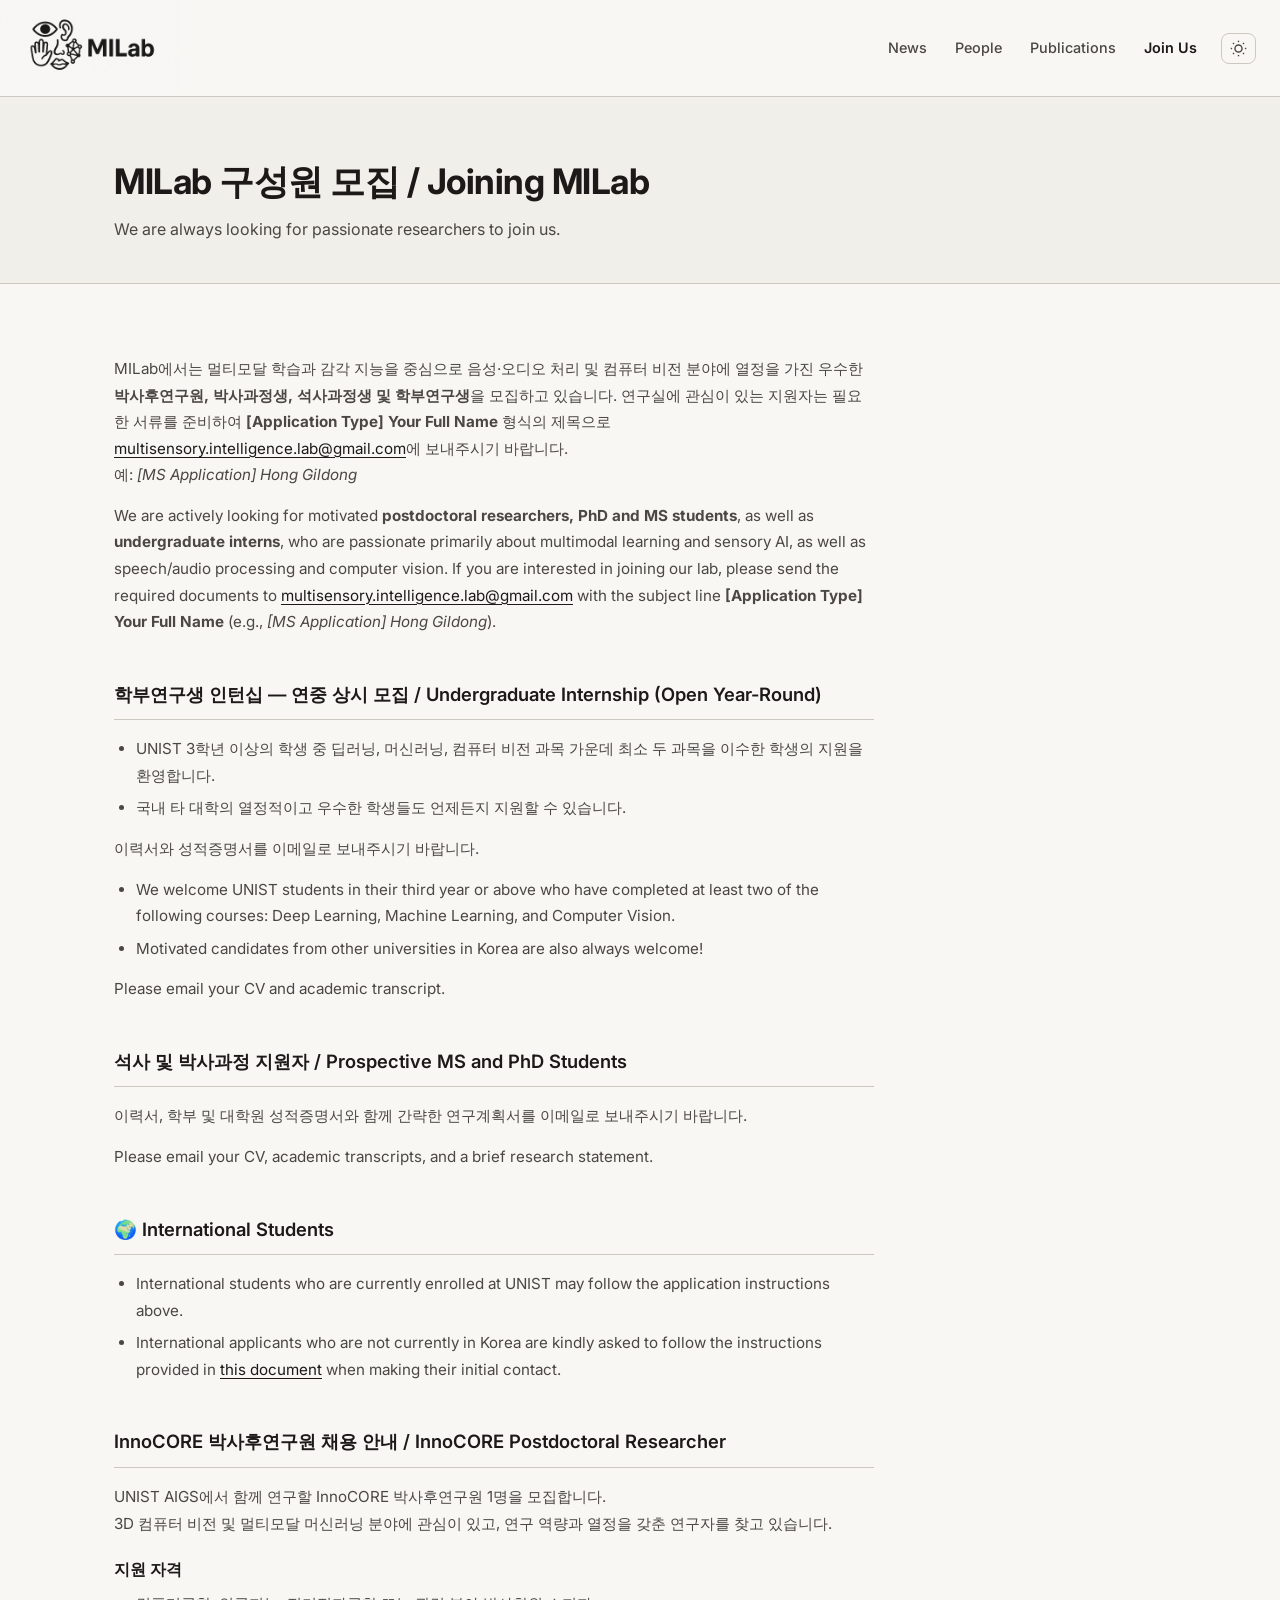
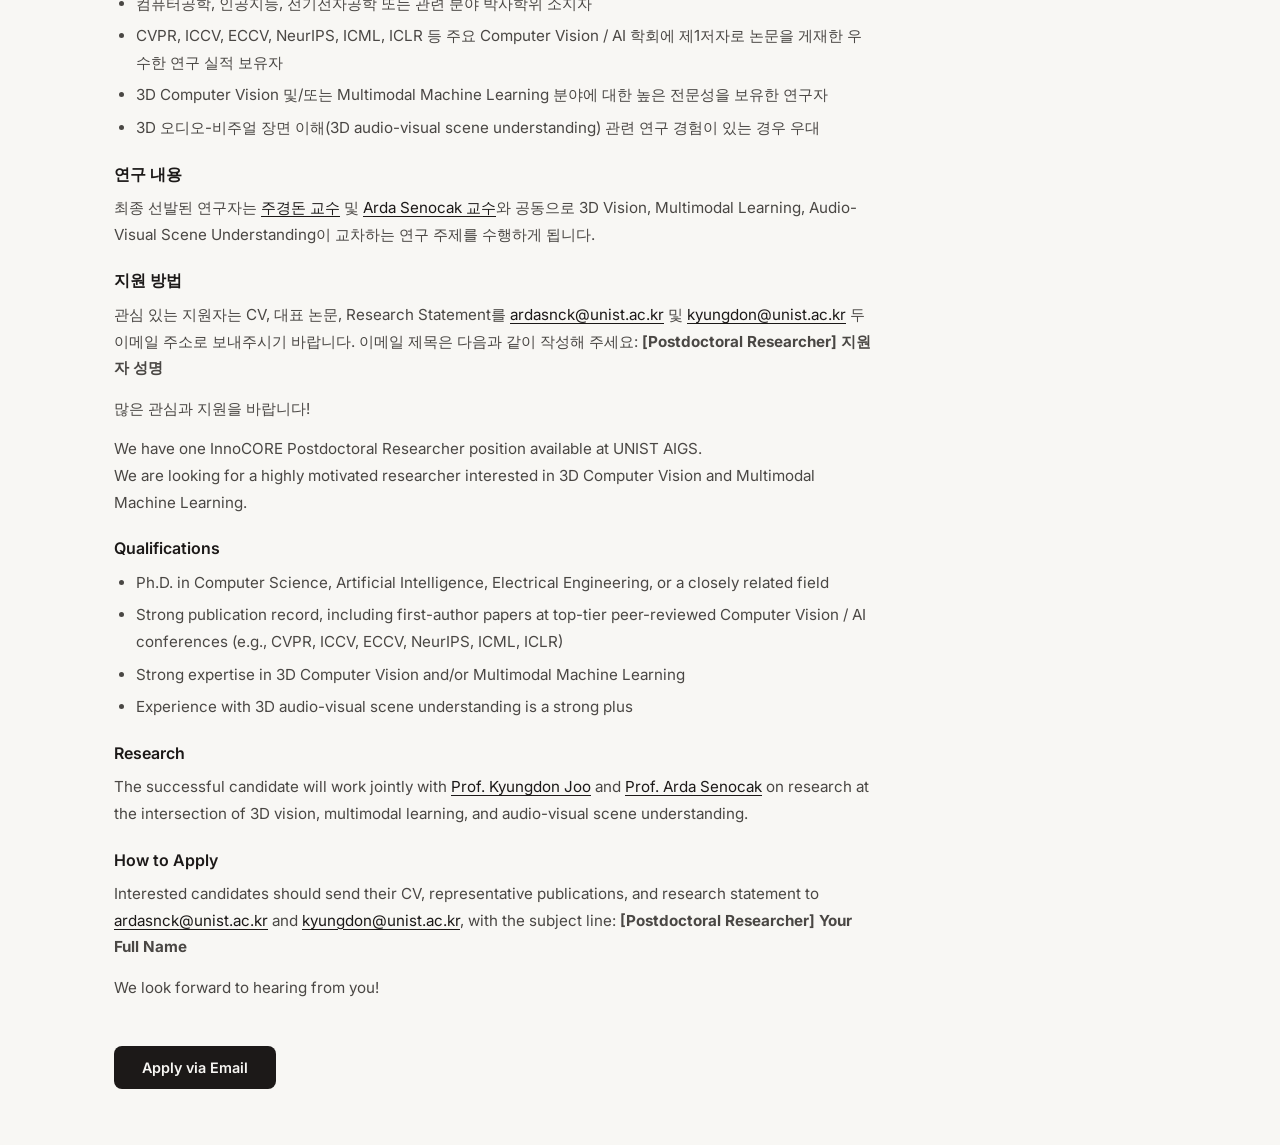
<file: join.html>
<!DOCTYPE html>
<html lang="en" data-theme="light">
<head>
  <meta charset="UTF-8" />
  <meta name="viewport" content="width=device-width, initial-scale=1.0" />
  <title>Join MILab — MILab UNIST</title>
  <meta name="description" content="MILab is recruiting PhD/MS students and undergraduate interns passionate about multimodal learning and sensory AI." />
  <link rel="stylesheet" href="assets/css/style.css" />
  <link rel="stylesheet" href="assets/css/pages.css" />
  <link href="https://fonts.googleapis.com/css2?family=Inter:wght@300;400;500;600;700&display=swap" rel="stylesheet" />
</head>
<body>
  <header class="navbar">
    <a href="index.html" class="nav-logo">
      <img src="imgs/MILAB.png" alt="MILab" class="nav-logo-img" />
    </a>
    <div class="nav-inner">
      <nav class="nav-links">
        <a href="news.html">News</a>
        <a href="people.html">People</a>
        <a href="publications.html">Publications</a>
        <a href="join.html" class="nav-active">Join Us</a>
      </nav>
      <button class="theme-toggle" id="themeToggle" aria-label="Toggle theme">
        <svg class="icon-sun" xmlns="http://www.w3.org/2000/svg" viewBox="0 0 24 24" fill="none" stroke="currentColor" stroke-width="2"><circle cx="12" cy="12" r="5"/><line x1="12" y1="1" x2="12" y2="3"/><line x1="12" y1="21" x2="12" y2="23"/><line x1="4.22" y1="4.22" x2="5.64" y2="5.64"/><line x1="18.36" y1="18.36" x2="19.78" y2="19.78"/><line x1="1" y1="12" x2="3" y2="12"/><line x1="21" y1="12" x2="23" y2="12"/><line x1="4.22" y1="19.78" x2="5.64" y2="18.36"/><line x1="18.36" y1="5.64" x2="19.78" y2="4.22"/></svg>
        <svg class="icon-moon" xmlns="http://www.w3.org/2000/svg" viewBox="0 0 24 24" fill="none" stroke="currentColor" stroke-width="2"><path d="M21 12.79A9 9 0 1 1 11.21 3 7 7 0 0 0 21 12.79z"/></svg>
      </button>
      <button class="hamburger" id="hamburger" aria-label="Open menu">&#9776;</button>
    </div>
    <div class="mobile-menu" id="mobileMenu">
      <a href="news.html">News</a>
      <a href="people.html">People</a>
      <a href="publications.html">Publications</a>
      <a href="join.html">Join Us</a>
    </div>
  </header>

  <main>
    <div class="page-hero">
      <div class="container">
        <h1 class="page-title">MILab 구성원 모집 / Joining MILab</h1>
        <p class="page-subtitle">We are always looking for passionate researchers to join us.</p>
      </div>
    </div>

    <div class="container page-content">
      <div class="join-page">

        <section class="join-section">
          <p class="join-ko">
            MILab에서는 멀티모달 학습과 감각 지능을 중심으로 음성·오디오 처리 및 컴퓨터 비전 분야에
            열정을 가진 우수한 <strong>박사후연구원, 박사과정생, 석사과정생 및 학부연구생</strong>을 모집하고 있습니다.
            연구실에 관심이 있는 지원자는 필요한 서류를 준비하여
            <strong>[Application Type] Your Full Name</strong> 형식의 제목으로
            <a href="mailto:multisensory.intelligence.lab@gmail.com">multisensory.intelligence.lab@gmail.com</a>에
            보내주시기 바랍니다.<br />
            예: <em>[MS Application] Hong Gildong</em>
          </p>
          <p class="join-en">
            We are actively looking for motivated <strong>postdoctoral researchers, PhD and MS students</strong>, as well as
            <strong>undergraduate interns</strong>, who are passionate primarily about multimodal learning
            and sensory AI, as well as speech/audio processing and computer vision.
            If you are interested in joining our lab, please send the required documents to
            <a href="mailto:multisensory.intelligence.lab@gmail.com">multisensory.intelligence.lab@gmail.com</a>
            with the subject line <strong>[Application Type] Your Full Name</strong>
            (e.g., <em>[MS Application] Hong Gildong</em>).
          </p>
        </section>

        <section class="join-section">
          <h2 class="join-section-title">학부연구생 인턴십 — 연중 상시 모집 / Undergraduate Internship (Open Year-Round)</h2>
          <ul class="join-list join-ko">
            <li>UNIST 3학년 이상의 학생 중 딥러닝, 머신러닝, 컴퓨터 비전 과목 가운데 최소 두 과목을 이수한 학생의 지원을 환영합니다.</li>
            <li>국내 타 대학의 열정적이고 우수한 학생들도 언제든지 지원할 수 있습니다.</li>
          </ul>
          <p class="join-ko">이력서와 성적증명서를 이메일로 보내주시기 바랍니다.</p>
          <ul class="join-list join-en">
            <li>We welcome UNIST students in their third year or above who have completed at least two of the following courses: Deep Learning, Machine Learning, and Computer Vision.</li>
            <li>Motivated candidates from other universities in Korea are also always welcome!</li>
          </ul>
          <p class="join-en">Please email your CV and academic transcript.</p>
        </section>

        <section class="join-section">
          <h2 class="join-section-title">석사 및 박사과정 지원자 / Prospective MS and PhD Students</h2>
          <p class="join-ko">이력서, 학부 및 대학원 성적증명서와 함께 간략한 연구계획서를 이메일로 보내주시기 바랍니다.</p>
          <p class="join-en">Please email your CV, academic transcripts, and a brief research statement.</p>
        </section>

        <section class="join-section">
          <h2 class="join-section-title">🌍 International Students</h2>
          <ul class="join-list">
            <li>International students who are currently enrolled at UNIST may follow the application instructions above.</li>
            <li>International applicants who are not currently in Korea are kindly asked to follow the instructions provided in <a href="MILab_Application_Form.docx" download>this document</a> when making their initial contact.</li>
          </ul>
        </section>

        <section class="join-section">
          <h2 class="join-section-title">InnoCORE 박사후연구원 채용 안내 / InnoCORE Postdoctoral Researcher</h2>

          <div class="join-ko">
            <p>
              UNIST AIGS에서 함께 연구할 InnoCORE 박사후연구원 1명을 모집합니다.<br />
              3D 컴퓨터 비전 및 멀티모달 머신러닝 분야에 관심이 있고, 연구 역량과 열정을 갖춘 연구자를 찾고 있습니다.
            </p>
            <h3 class="join-subtitle">지원 자격</h3>
            <ul class="join-list">
              <li>컴퓨터공학, 인공지능, 전기전자공학 또는 관련 분야 박사학위 소지자</li>
              <li>CVPR, ICCV, ECCV, NeurIPS, ICML, ICLR 등 주요 Computer Vision / AI 학회에 제1저자로 논문을 게재한 우수한 연구 실적 보유자</li>
              <li>3D Computer Vision 및/또는 Multimodal Machine Learning 분야에 대한 높은 전문성을 보유한 연구자</li>
              <li>3D 오디오-비주얼 장면 이해(3D audio-visual scene understanding) 관련 연구 경험이 있는 경우 우대</li>
            </ul>
            <h3 class="join-subtitle">연구 내용</h3>
            <p>
              최종 선발된 연구자는 <a href="https://unist.info/?page_id=194" target="_blank" rel="noopener">주경돈 교수</a> 및
              <a href="https://unist-milab-research.github.io/" target="_blank" rel="noopener">Arda Senocak 교수</a>와 공동으로
              3D Vision, Multimodal Learning, Audio-Visual Scene Understanding이 교차하는 연구 주제를 수행하게 됩니다.
            </p>
            <h3 class="join-subtitle">지원 방법</h3>
            <p>
              관심 있는 지원자는 CV, 대표 논문, Research Statement를
              <a href="mailto:ardasnck@unist.ac.kr">ardasnck@unist.ac.kr</a> 및
              <a href="mailto:kyungdon@unist.ac.kr">kyungdon@unist.ac.kr</a> 두 이메일 주소로 보내주시기 바랍니다.
              이메일 제목은 다음과 같이 작성해 주세요: <strong>[Postdoctoral Researcher] 지원자 성명</strong>
            </p>
            <p>많은 관심과 지원을 바랍니다!</p>
          </div>

          <div class="join-en">
            <p>
              We have one InnoCORE Postdoctoral Researcher position available at UNIST AIGS.<br />
              We are looking for a highly motivated researcher interested in 3D Computer Vision and Multimodal Machine Learning.
            </p>
            <h3 class="join-subtitle">Qualifications</h3>
            <ul class="join-list">
              <li>Ph.D. in Computer Science, Artificial Intelligence, Electrical Engineering, or a closely related field</li>
              <li>Strong publication record, including first-author papers at top-tier peer-reviewed Computer Vision / AI conferences (e.g., CVPR, ICCV, ECCV, NeurIPS, ICML, ICLR)</li>
              <li>Strong expertise in 3D Computer Vision and/or Multimodal Machine Learning</li>
              <li>Experience with 3D audio-visual scene understanding is a strong plus</li>
            </ul>
            <h3 class="join-subtitle">Research</h3>
            <p>
              The successful candidate will work jointly with
              <a href="https://unist.info/?page_id=194" target="_blank" rel="noopener">Prof. Kyungdon Joo</a> and
              <a href="https://unist-milab-research.github.io/" target="_blank" rel="noopener">Prof. Arda Senocak</a>
              on research at the intersection of 3D vision, multimodal learning, and audio-visual scene understanding.
            </p>
            <h3 class="join-subtitle">How to Apply</h3>
            <p>
              Interested candidates should send their CV, representative publications, and research statement to
              <a href="mailto:ardasnck@unist.ac.kr">ardasnck@unist.ac.kr</a> and
              <a href="mailto:kyungdon@unist.ac.kr">kyungdon@unist.ac.kr</a>,
              with the subject line: <strong>[Postdoctoral Researcher] Your Full Name</strong>
            </p>
            <p>We look forward to hearing from you!</p>
          </div>
        </section>

        <div class="join-cta">
          <a href="mailto:multisensory.intelligence.lab@gmail.com" class="join-btn" target="_blank" rel="noopener">Apply via Email</a>
        </div>

      </div>
    </div>
  </main>

  <footer class="footer">
    <div class="container">
      <div class="footer-inner">
        <div class="footer-brand">
          <img src="imgs/MILAB.png" alt="MILab" class="footer-logo-img" />
          <p>Multisensory Intelligence Lab<br>UNIST · Ulsan, South Korea</p>
        </div>
        <div class="footer-links">
          <a href="news.html">News</a>
          <a href="people.html">People</a>
          <a href="publications.html">Publications</a>
        </div>
      </div>
      <p class="footer-copy">&copy; 2026 Multisensory Intelligence Lab, UNIST. All rights reserved.</p>
    </div>
  </footer>

  <script src="assets/js/main.js"></script>
</body>
</html>
</file>
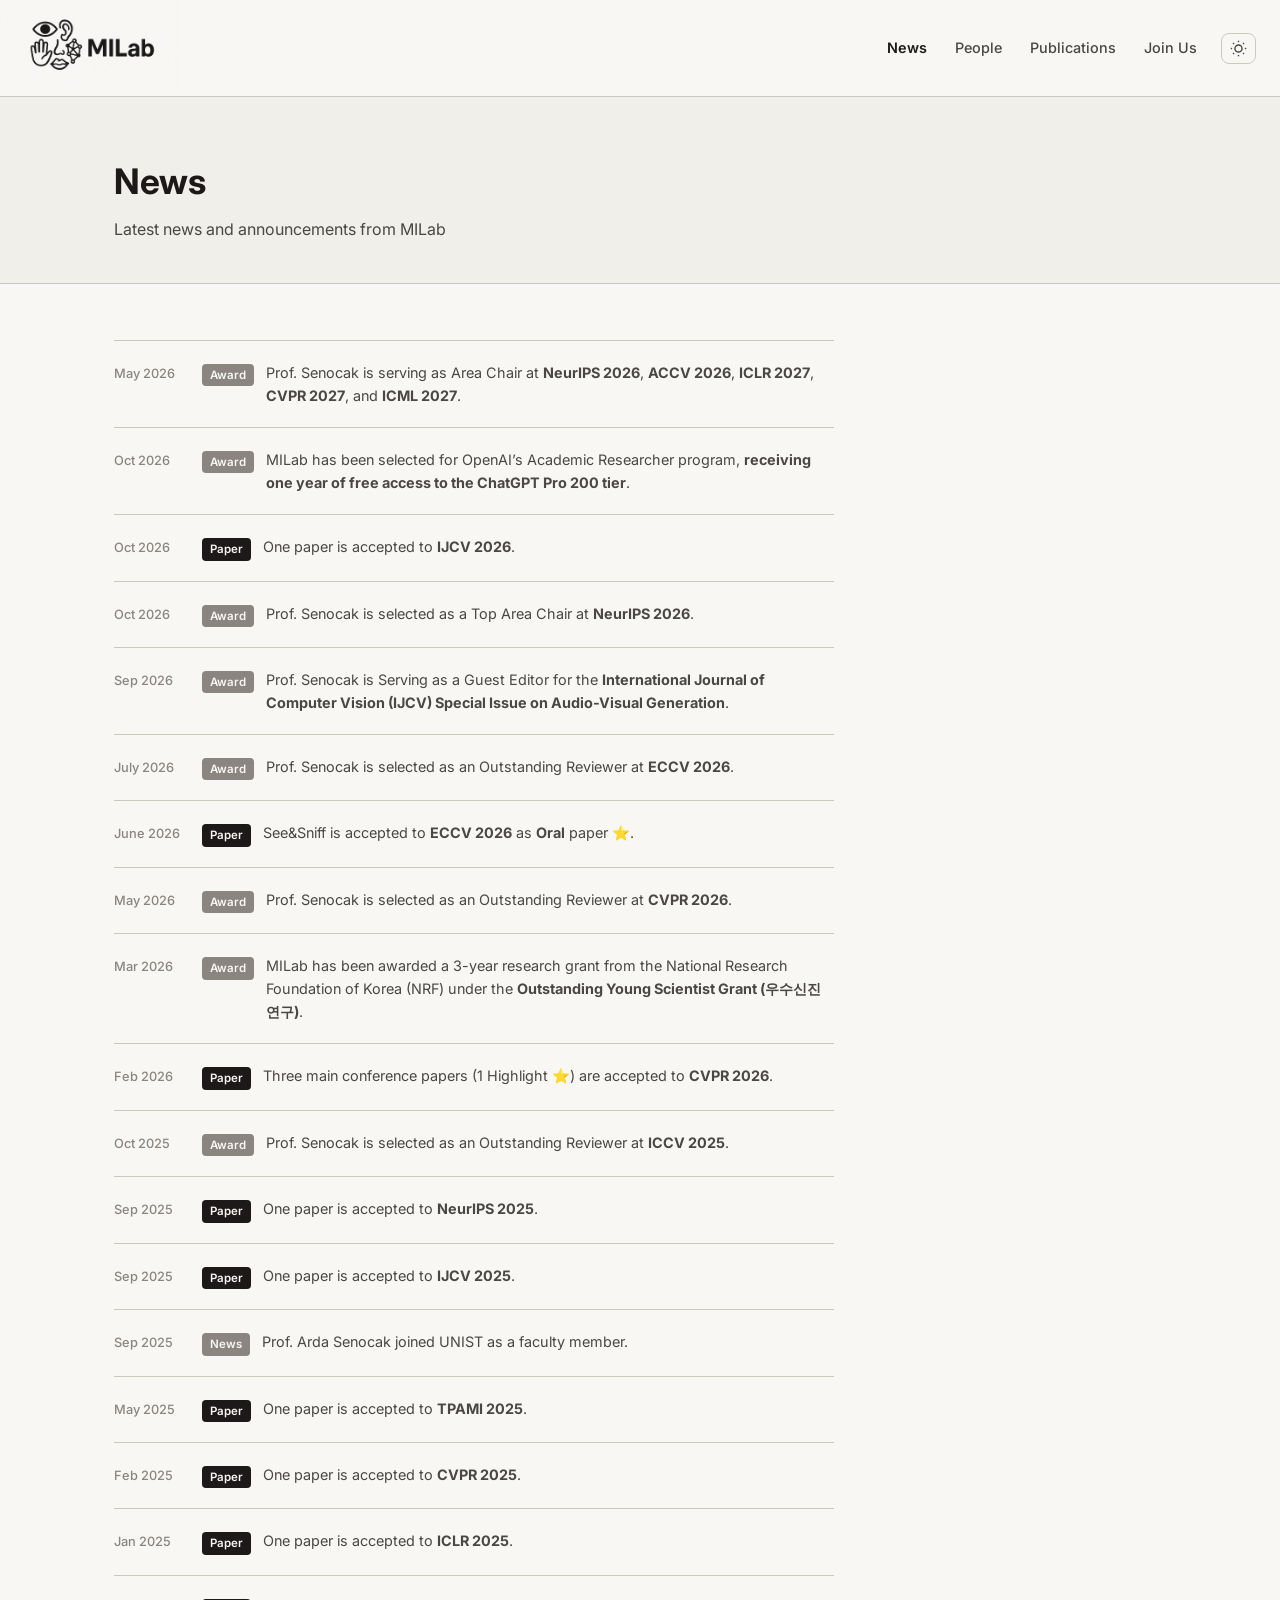
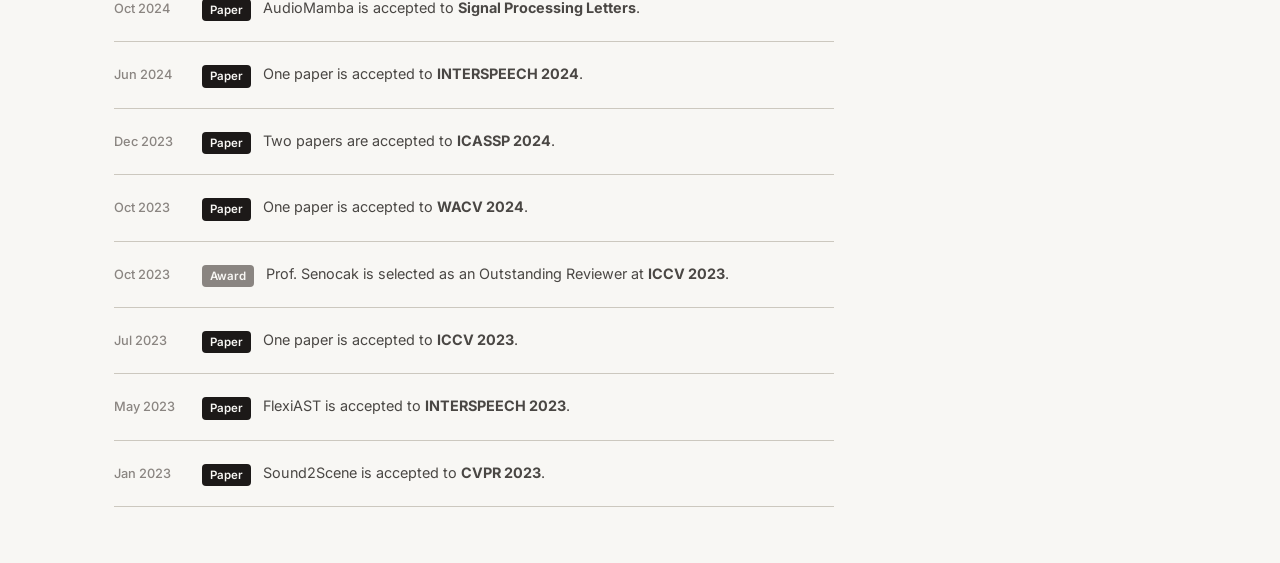
<file: news.html>
<!DOCTYPE html>
<html lang="en" data-theme="light">
<head>
  <meta charset="UTF-8" />
  <meta name="viewport" content="width=device-width, initial-scale=1.0" />
  <title>News — MILab UNIST</title>
  <link rel="stylesheet" href="assets/css/style.css" />
  <link rel="stylesheet" href="assets/css/pages.css" />
  <link href="https://fonts.googleapis.com/css2?family=Inter:wght@300;400;500;600;700&display=swap" rel="stylesheet" />
</head>
<body>
  <header class="navbar">
    <a href="index.html" class="nav-logo">
      <img src="imgs/MILAB.png" alt="MILab" class="nav-logo-img" />
    </a>
    <div class="nav-inner">
      <nav class="nav-links">
        <a href="news.html" class="nav-active">News</a>
        <a href="people.html">People</a>
        <a href="publications.html">Publications</a>
        <a href="join.html">Join Us</a>
      </nav>
      <button class="theme-toggle" id="themeToggle" aria-label="Toggle theme">
        <svg class="icon-sun" xmlns="http://www.w3.org/2000/svg" viewBox="0 0 24 24" fill="none" stroke="currentColor" stroke-width="2"><circle cx="12" cy="12" r="5"/><line x1="12" y1="1" x2="12" y2="3"/><line x1="12" y1="21" x2="12" y2="23"/><line x1="4.22" y1="4.22" x2="5.64" y2="5.64"/><line x1="18.36" y1="18.36" x2="19.78" y2="19.78"/><line x1="1" y1="12" x2="3" y2="12"/><line x1="21" y1="12" x2="23" y2="12"/><line x1="4.22" y1="19.78" x2="5.64" y2="18.36"/><line x1="18.36" y1="5.64" x2="19.78" y2="4.22"/></svg>
        <svg class="icon-moon" xmlns="http://www.w3.org/2000/svg" viewBox="0 0 24 24" fill="none" stroke="currentColor" stroke-width="2"><path d="M21 12.79A9 9 0 1 1 11.21 3 7 7 0 0 0 21 12.79z"/></svg>
      </button>
      <button class="hamburger" id="hamburger">&#9776;</button>
    </div>
    <div class="mobile-menu" id="mobileMenu">
      <a href="news.html">News</a>
      <a href="people.html">People</a>
      <a href="publications.html">Publications</a>
      <a href="join.html">Join Us</a>
    </div>
  </header>

  <main>
    <div class="page-hero">
      <div class="container">
        <h1 class="page-title">News</h1>
        <p class="page-subtitle">Latest news and announcements from MILab</p>
      </div>
    </div>

    <div class="container page-content">

      <div class="updates-list" style="max-width:720px;">
        <div class="update-item">
          <span class="update-date">May 2026</span>
          <div class="update-content">
            <span class="update-badge news">Award</span>
            <p>Prof. Senocak is serving as Area Chair at <strong>NeurIPS 2026</strong>, <strong>ACCV 2026</strong>, <strong>ICLR 2027</strong>, <strong>CVPR 2027</strong>, and <strong>ICML 2027</strong>.</p>
          </div>
        </div>
        
        <div class="update-item">
          <span class="update-date">Oct 2026</span>
          <div class="update-content">
            <span class="update-badge news">Award</span>
            <p>MILab has been selected for OpenAI’s Academic Researcher program, <strong>receiving one year of free access to the ChatGPT Pro 200 tier</strong>.</p>
          </div>
        </div>
        
        <div class="update-item">
          <span class="update-date">Oct 2026</span>
          <div class="update-content">
            <span class="update-badge">Paper</span>
            <p>One paper is accepted to <strong>IJCV 2026</strong>.</p>
          </div>
        </div>
        
        <div class="update-item">
          <span class="update-date">Oct 2026</span>
          <div class="update-content">
            <span class="update-badge news">Award</span>
            <p>Prof. Senocak is selected as a Top Area Chair at <strong>NeurIPS 2026</strong>.</p>
          </div>
        </div>

        <div class="update-item">
          <span class="update-date">Sep 2026</span>
          <div class="update-content">
            <span class="update-badge news">Award</span>
            <p>Prof. Senocak is Serving as a Guest Editor for the <strong>International Journal of Computer Vision (IJCV) Special Issue on Audio-Visual Generation</strong>.</p>
          </div>
        </div>
        
        <div class="update-item">
          <span class="update-date">July 2026</span>
          <div class="update-content">
            <span class="update-badge news">Award</span>
            <p>Prof. Senocak is selected as an Outstanding Reviewer at <strong>ECCV 2026</strong>.</p>
          </div>
        </div>
        

        <div class="update-item">
          <span class="update-date">June 2026</span>
          <div class="update-content">
            <span class="update-badge">Paper</span>
            <p>See&Sniff is accepted to <strong>ECCV 2026</strong> as <strong>Oral</strong> paper ⭐.</p>
          </div>
        </div>
        
        <div class="update-item">
          <span class="update-date">May 2026</span>
          <div class="update-content">
            <span class="update-badge news">Award</span>
            <p>Prof. Senocak is selected as an Outstanding Reviewer at <strong>CVPR 2026</strong>.</p>
          </div>
        </div>
        
        <div class="update-item">
          <span class="update-date">Mar 2026</span>
          <div class="update-content">
            <span class="update-badge news">Award</span>
            <p>MILab has been awarded a 3-year research grant from the National Research Foundation of Korea (NRF) under the <strong>Outstanding Young Scientist Grant (우수신진연구)</strong>.</p>
          </div>
        </div>

        <div class="update-item">
          <span class="update-date">Feb 2026</span>
          <div class="update-content">
            <span class="update-badge">Paper</span>
            <p>Three main conference papers (1 Highlight ⭐) are accepted to <strong>CVPR 2026</strong>.</p>
          </div>
        </div>

        <div class="update-item">
          <span class="update-date">Oct 2025</span>
          <div class="update-content">
            <span class="update-badge news">Award</span>
            <p>Prof. Senocak is selected as an Outstanding Reviewer at <strong>ICCV 2025</strong>.</p>
          </div>
        </div>

        <div class="update-item">
          <span class="update-date">Sep 2025</span>
          <div class="update-content">
            <span class="update-badge">Paper</span>
            <p>One paper is accepted to <strong>NeurIPS 2025</strong>.</p>
          </div>
        </div>

        <div class="update-item">
          <span class="update-date">Sep 2025</span>
          <div class="update-content">
            <span class="update-badge">Paper</span>
            <p>One paper is accepted to <strong>IJCV 2025</strong>.</p>
          </div>
        </div>

        <div class="update-item">
          <span class="update-date">Sep 2025</span>
          <div class="update-content">
            <span class="update-badge news">News</span>
            <p>Prof. Arda Senocak joined UNIST as a faculty member.</p>
          </div>
        </div>

        <div class="update-item">
          <span class="update-date">May 2025</span>
          <div class="update-content">
            <span class="update-badge">Paper</span>
            <p>One paper is accepted to <strong>TPAMI 2025</strong>.</p>
          </div>
        </div>

        <div class="update-item">
          <span class="update-date">Feb 2025</span>
          <div class="update-content">
            <span class="update-badge">Paper</span>
            <p>One paper is accepted to <strong>CVPR 2025</strong>.</p>
          </div>
        </div>

        <div class="update-item">
          <span class="update-date">Jan 2025</span>
          <div class="update-content">
            <span class="update-badge">Paper</span>
            <p>One paper is accepted to <strong>ICLR 2025</strong>.</p>
          </div>
        </div>

        <div class="update-item">
          <span class="update-date">Oct 2024</span>
          <div class="update-content">
            <span class="update-badge">Paper</span>
            <p>AudioMamba is accepted to <strong>Signal Processing Letters</strong>.</p>
          </div>
        </div>

        <div class="update-item">
          <span class="update-date">Jun 2024</span>
          <div class="update-content">
            <span class="update-badge">Paper</span>
            <p>One paper is accepted to <strong>INTERSPEECH 2024</strong>.</p>
          </div>
        </div>

        <div class="update-item">
          <span class="update-date">Dec 2023</span>
          <div class="update-content">
            <span class="update-badge">Paper</span>
            <p>Two papers are accepted to <strong>ICASSP 2024</strong>.</p>
          </div>
        </div>

        <div class="update-item">
          <span class="update-date">Oct 2023</span>
          <div class="update-content">
            <span class="update-badge">Paper</span>
            <p>One paper is accepted to <strong>WACV 2024</strong>.</p>
          </div>
        </div>

        <div class="update-item">
          <span class="update-date">Oct 2023</span>
          <div class="update-content">
            <span class="update-badge news">Award</span>
            <p>Prof. Senocak is selected as an Outstanding Reviewer at <strong>ICCV 2023</strong>.</p>
          </div>
        </div>

        <div class="update-item">
          <span class="update-date">Jul 2023</span>
          <div class="update-content">
            <span class="update-badge">Paper</span>
            <p>One paper is accepted to <strong>ICCV 2023</strong>.</p>
          </div>
        </div>

        <div class="update-item">
          <span class="update-date">May 2023</span>
          <div class="update-content">
            <span class="update-badge">Paper</span>
            <p>FlexiAST is accepted to <strong>INTERSPEECH 2023</strong>.</p>
          </div>
        </div>

        <div class="update-item">
          <span class="update-date">Jan 2023</span>
          <div class="update-content">
            <span class="update-badge">Paper</span>
            <p>Sound2Scene is accepted to <strong>CVPR 2023</strong>.</p>
          </div>
        </div>

      </div>

    </div>
  </main>

  <footer class="footer">
    <div class="container">
      <div class="footer-inner">
        <div class="footer-brand">
          <img src="imgs/MILAB.png" alt="MILab" class="footer-logo-img" />
          <p>Multisensory Intelligence Lab<br>UNIST · Ulsan, South Korea</p>
        </div>
        <div class="footer-links">
          <a href="news.html">News</a>
          <a href="people.html">People</a>
          <a href="publications.html">Publications</a>
        </div>
      </div>
      <p class="footer-copy">&copy; 2026 Multisensory Intelligence Lab, UNIST. All rights reserved.</p>
    </div>
  </footer>

  <script src="assets/js/main.js"></script>
</body>
</html>
</file>
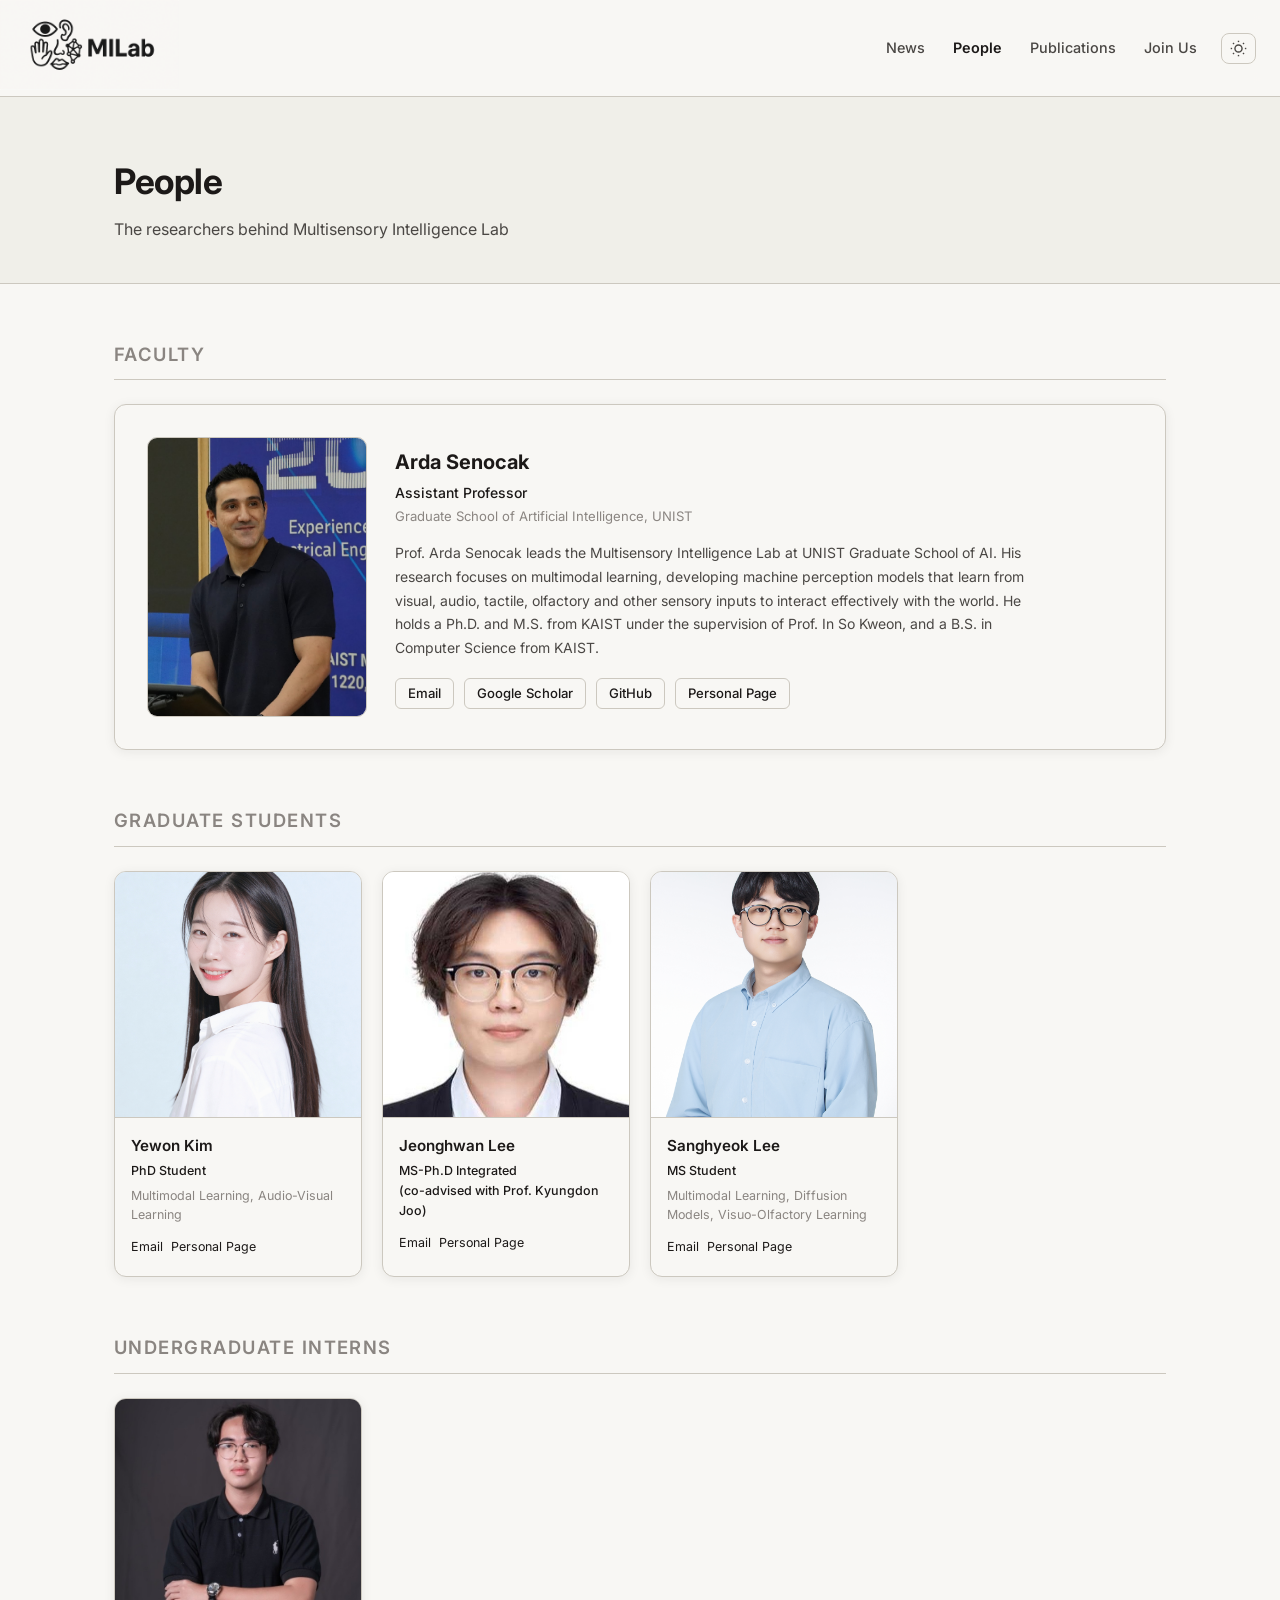
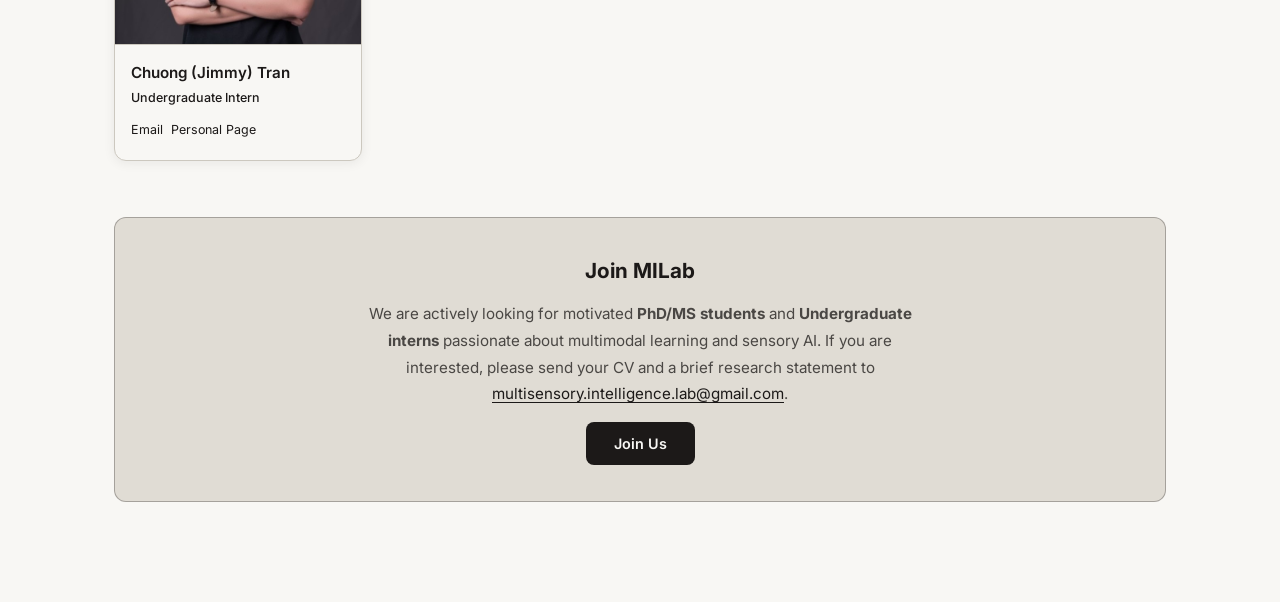
<file: people.html>
<!DOCTYPE html>
<html lang="en" data-theme="light">
<head>
  <meta charset="UTF-8" />
  <meta name="viewport" content="width=device-width, initial-scale=1.0" />
  <title>People — MILab UNIST</title>
  <link rel="stylesheet" href="assets/css/style.css" />
  <link rel="stylesheet" href="assets/css/pages.css" />
  <link href="https://fonts.googleapis.com/css2?family=Inter:wght@300;400;500;600;700&display=swap" rel="stylesheet" />
</head>
<body>
  <header class="navbar">
    <a href="index.html" class="nav-logo">
      <img src="imgs/MILAB.png" alt="MILab" class="nav-logo-img" />
    </a>
    <div class="nav-inner">
      <nav class="nav-links">
        <a href="news.html">News</a>
        <a href="people.html" class="nav-active">People</a>
        <a href="publications.html">Publications</a>
        <a href="join.html">Join Us</a>
      </nav>
      <button class="theme-toggle" id="themeToggle" aria-label="Toggle theme">
        <svg class="icon-sun" xmlns="http://www.w3.org/2000/svg" viewBox="0 0 24 24" fill="none" stroke="currentColor" stroke-width="2"><circle cx="12" cy="12" r="5"/><line x1="12" y1="1" x2="12" y2="3"/><line x1="12" y1="21" x2="12" y2="23"/><line x1="4.22" y1="4.22" x2="5.64" y2="5.64"/><line x1="18.36" y1="18.36" x2="19.78" y2="19.78"/><line x1="1" y1="12" x2="3" y2="12"/><line x1="21" y1="12" x2="23" y2="12"/><line x1="4.22" y1="19.78" x2="5.64" y2="18.36"/><line x1="18.36" y1="5.64" x2="19.78" y2="4.22"/></svg>
        <svg class="icon-moon" xmlns="http://www.w3.org/2000/svg" viewBox="0 0 24 24" fill="none" stroke="currentColor" stroke-width="2"><path d="M21 12.79A9 9 0 1 1 11.21 3 7 7 0 0 0 21 12.79z"/></svg>
      </button>
      <button class="hamburger" id="hamburger">&#9776;</button>
    </div>
    <div class="mobile-menu" id="mobileMenu">
      <a href="news.html">News</a>
      <a href="people.html">People</a>
      <a href="publications.html">Publications</a>
      <a href="join.html">Join Us</a>
    </div>
  </header>

  <main>
    <div class="page-hero">
      <div class="container">
        <h1 class="page-title">People</h1>
        <p class="page-subtitle">The researchers behind Multisensory Intelligence Lab</p>
      </div>
    </div>

    <div class="container page-content">

      <!-- Faculty -->
      <section class="people-section">
        <h2 class="people-section-title">Faculty</h2>
        <div class="faculty-card">
          <div class="faculty-avatar"><img src="imgs/arda.jpg" alt="arda" class="faculty-avatar-img"></div>
          <div class="faculty-info">
            <h3>Arda Senocak</h3>
            <p class="faculty-role">Assistant Professor</p>
            <p class="faculty-affil">Graduate School of Artificial Intelligence, UNIST</p>
            <p class="faculty-bio">
              Prof. Arda Senocak leads the Multisensory Intelligence Lab at UNIST Graduate School of AI. His research focuses on multimodal learning, developing machine perception models that learn from visual, audio, tactile, olfactory and other sensory inputs to interact effectively with the world. He holds a Ph.D. and M.S. from KAIST under the supervision of Prof. In So Kweon, and a B.S. in Computer Science from KAIST.
            </p>
            <div class="faculty-links">
              <a href="mailto:ardasnck@unist.ac.kr" class="fac-link" target="_blank">Email</a>
              <a href="https://scholar.google.com/citations?user=ivZrAU0AAAAJ" class="fac-link" target="_blank">Google Scholar</a>
              <a href="https://github.com/ardasnck" class="fac-link" target="_blank">GitHub</a>
              <a href="https://ardasnck.github.io/" class="fac-link" target="_blank">Personal Page</a>
            </div>
          </div>
        </div>
      </section>

      <!-- PhD Students -->
      <section class="people-section">
        <h2 class="people-section-title">Graduate Students</h2>
        <div class="students-grid">
          <div class="student-card">
            <div class="student-avatar"><img src="imgs/yewon.jpeg" alt="Yewon Kim" class="student-avatar-img"></div>
            <div class="student-card-body">
              <h4>Yewon Kim</h4>
              <p class="student-program">PhD Student</p>
              <p class="student-research">Multimodal Learning, Audio-Visual Learning</p>
              <div class="student-links">
                <a href="mailto:yewonkim@unist.ac.kr" target="_blank">Email</a>
                <a href="https://yewon990.github.io/" target="_blank">Personal Page</a>
              </div>
            </div>
          </div>
          <div class="student-card">
            <div class="student-avatar"><img src="imgs/jeonghwan.jpeg" alt="Jeonghwan Lee" class="student-avatar-img"></div>
            <div class="student-card-body">
              <h4>Jeonghwan Lee</h4>
              <p class="student-program">MS-Ph.D Integrated<br>(co-advised with <a href="https://unist.info/?page_id=194" target="_blank" rel="noopener">Prof. Kyungdon Joo</a>)</p>
              <p class="student-research"></p>
              <div class="student-links">
                <a href="mailto:cemo123@unist.ac.kr" target="_blank">Email</a>
                <a href="https://github.com/dirac042" target="_blank">Personal Page</a>
              </div>
            </div>
          </div>
          <div class="student-card">
            <div class="student-avatar"><img src="imgs/lsh.jpg" alt="Sanghyeok Lee" class="student-avatar-img"></div>
            <div class="student-card-body">
              <h4>Sanghyeok Lee</h4>
              <p class="student-program">MS Student</p>
              <p class="student-research">Multimodal Learning, Diffusion Models, Visuo-Olfactory Learning</p>
              <div class="student-links">
                <a href="mailto:john8538@inha.edu" target="_blank">Email</a>
                <a href="https://lexxsh.github.io" target="_blank">Personal Page</a>
              </div>
            </div>
          </div>
        </div>
      </section>

      <!-- Undergraduate Students -->
      <!-- <section class="people-section">
        <h2 class="people-section-title">Researchers</h2>
        <div class="students-grid">
          <div class="student-card">
            <div class="student-avatar"><img src="imgs/lsh.jpg" alt="assan" class="student-avatar-img"></div>
            <div class="student-card-body">
              <h4>Sanghyeok Lee</h4>
              <p class="student-program">Researcher</p>
              <p class="student-research"></p>
              <div class="student-links">
                <a href="mailto:john8538@inha.edu" target="_blank">Email</a>
                <a href="https://lexxsh.github.io" target="_blank">Personal Page</a>
              </div>
            </div>
          </div>
        </div>
      </section> -->
      <!-- Undergraduate Interns -->
      <section class="people-section">
        <h2 class="people-section-title">Undergraduate Interns</h2>
        <div class="students-grid">
          <div class="student-card">
            <div class="student-avatar"><img src="imgs/jimmy.jpeg" alt="assan" class="student-avatar-img"></div>
            <div class="student-card-body">
              <h4>Chuong (Jimmy) Tran</h4>
              <p class="student-program">Undergraduate Intern</p>
              <p class="student-research"></p>
              <div class="student-links">
                <a href="mailto:jimmytrn154@gmail.com" target="_blank">Email</a>
                <a href="https://github.com/jimmytrn154" target="_blank">Personal Page</a>
              </div>
            </div>
          </div>
        </div>
      </section>
      <!-- Alumni -->
      <!-- <section class="people-section">
        <h2 class="people-section-title">Alumni</h2>
        <div class="students-grid">
          <div class="student-card">
            <div class="student-avatar"><img src="imgs/assan.jpg" alt="assan" class="student-avatar-img"></div>
            <div class="student-card-body">
              <h4>Assanali Salem</h4>
              <p class="student-program">Undergraduate Intern</p>
              <p class="student-research"></p>
              <div class="student-links">
                <a href="mailto:assanalipog@unist.ac.kr" target="_blank">Email</a>
              </div>
            </div>
          </div>
        </div>
      </section> -->

      <!-- Join -->
      <section class="join-section">
        <div class="join-box">
          <h2>Join MILab</h2>
          <p>
            We are actively looking for motivated <strong>PhD/MS students</strong> and <strong>Undergraduate interns</strong>
            passionate about multimodal learning and sensory AI.
            If you are interested, please send your CV and a brief research statement to
            <a href="mailto:multisensory.intelligence.lab@gmail.com">multisensory.intelligence.lab@gmail.com</a>.
          </p>
          <a href="join.html" class="join-btn">Join Us</a>
        </div>
      </section>

    </div>
  </main>

  <footer class="footer">
    <div class="container">
      <div class="footer-inner">
        <div class="footer-brand">
          <a href="index.html" class="nav-logo"><span class="logo-accent">MI</span>Lab</a>
          <p>Multisensory Intelligence Lab<br>UNIST · Ulsan, South Korea</p>
        </div>
        <div class="footer-links">
          <a href="news.html">News</a>
          <a href="people.html">People</a>
          <a href="publications.html">Publications</a>
        </div>
      </div>
      <p class="footer-copy">&copy; 2025 Multisensory Intelligence Lab, UNIST. All rights reserved.</p>
    </div>
  </footer>

  <script src="assets/js/main.js"></script>
</body>
</html>
</file>
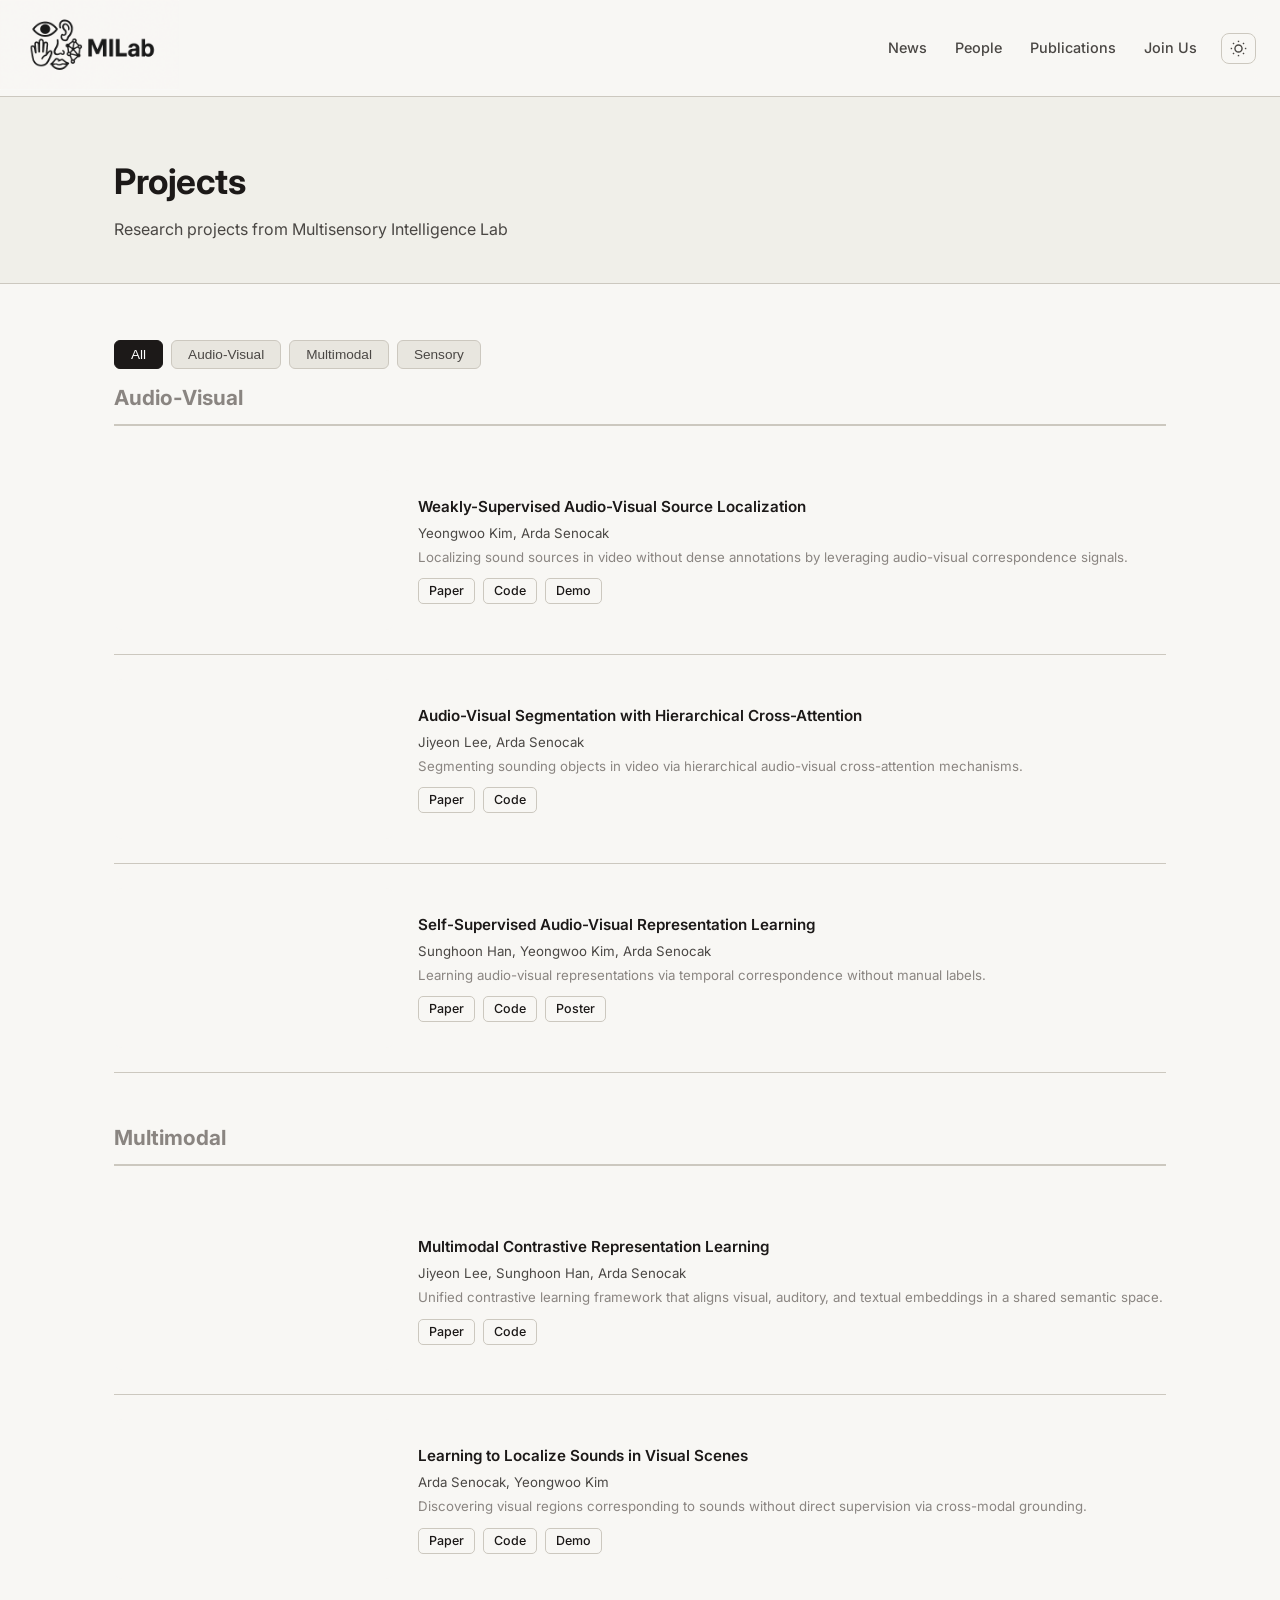
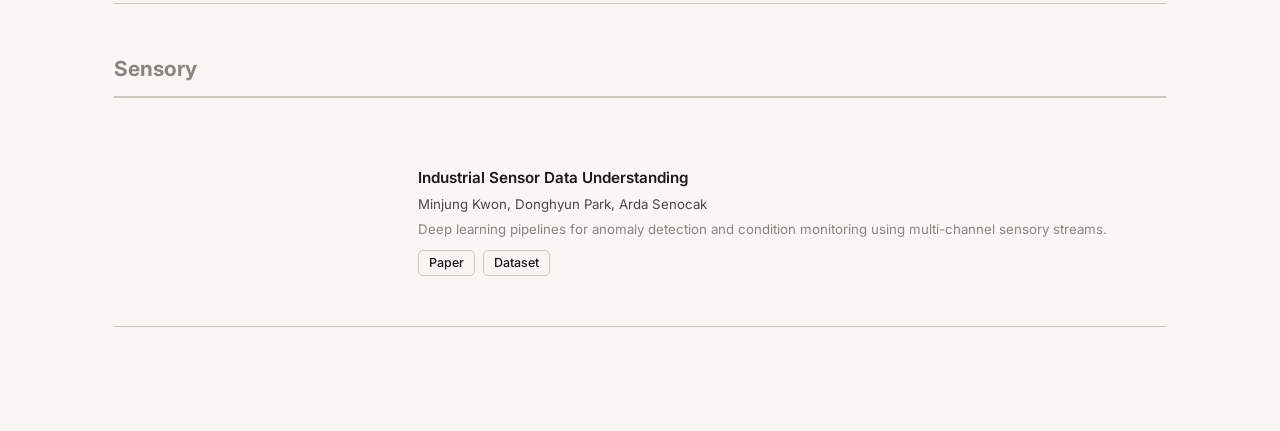
<file: projects.html>
<!DOCTYPE html>
<html lang="en" data-theme="light">
<head>
  <meta charset="UTF-8" />
  <meta name="viewport" content="width=device-width, initial-scale=1.0" />
  <title>Projects — MILab UNIST</title>
  <link rel="stylesheet" href="assets/css/style.css" />
  <link rel="stylesheet" href="assets/css/pages.css" />
  <link href="https://fonts.googleapis.com/css2?family=Inter:wght@300;400;500;600;700&display=swap" rel="stylesheet" />
</head>
<body>
  <header class="navbar">
    <a href="index.html" class="nav-logo">
      <img src="imgs/MILAB.png" alt="MILab" class="nav-logo-img" />
    </a>
    <div class="nav-inner">
      <nav class="nav-links">
        <a href="news.html">News</a>
        <a href="people.html">People</a>
        <a href="publications.html">Publications</a>
        <a href="join.html">Join Us</a>
      </nav>
      <button class="theme-toggle" id="themeToggle" aria-label="Toggle theme">
        <svg class="icon-sun" xmlns="http://www.w3.org/2000/svg" viewBox="0 0 24 24" fill="none" stroke="currentColor" stroke-width="2"><circle cx="12" cy="12" r="5"/><line x1="12" y1="1" x2="12" y2="3"/><line x1="12" y1="21" x2="12" y2="23"/><line x1="4.22" y1="4.22" x2="5.64" y2="5.64"/><line x1="18.36" y1="18.36" x2="19.78" y2="19.78"/><line x1="1" y1="12" x2="3" y2="12"/><line x1="21" y1="12" x2="23" y2="12"/><line x1="4.22" y1="19.78" x2="5.64" y2="18.36"/><line x1="18.36" y1="5.64" x2="19.78" y2="4.22"/></svg>
        <svg class="icon-moon" xmlns="http://www.w3.org/2000/svg" viewBox="0 0 24 24" fill="none" stroke="currentColor" stroke-width="2"><path d="M21 12.79A9 9 0 1 1 11.21 3 7 7 0 0 0 21 12.79z"/></svg>
      </button>
      <button class="hamburger" id="hamburger">&#9776;</button>
    </div>
    <div class="mobile-menu" id="mobileMenu">
      <a href="news.html">News</a>
      <a href="people.html">People</a>
      <a href="publications.html">Publications</a>
      <a href="join.html">Join Us</a>
    </div>
  </header>

  <main>
    <div class="page-hero">
      <div class="container">
        <h1 class="page-title">Projects</h1>
        <p class="page-subtitle">Research projects from Multisensory Intelligence Lab</p>
      </div>
    </div>

    <div class="container page-content">

      <div class="pub-filter">
        <button class="pub-filter-btn active" data-filter="all">All</button>
        <button class="pub-filter-btn" data-filter="audio-visual">Audio-Visual</button>
        <button class="pub-filter-btn" data-filter="multimodal">Multimodal</button>
        <button class="pub-filter-btn" data-filter="sensory">Sensory</button>
      </div>

      <!-- Audio-Visual -->
      <section class="pub-year-group" data-topic="audio-visual">
        <h2 class="pub-year">Audio-Visual</h2>

        <div class="pub-card" data-topic="audio-visual">
          <div class="pub-thumb"></div>
          <div class="pub-info">
            <h3 class="pub-title">Weakly-Supervised Audio-Visual Source Localization</h3>
            <p class="pub-authors">Yeongwoo Kim, Arda Senocak</p>
            <p class="pub-venue">Localizing sound sources in video without dense annotations by leveraging audio-visual correspondence signals.</p>
            <div class="pub-links">
              <a href="#" class="pub-link">Paper</a>
              <a href="#" class="pub-link">Code</a>
              <a href="#" class="pub-link">Demo</a>
            </div>
          </div>
        </div>

        <div class="pub-card" data-topic="audio-visual">
          <div class="pub-thumb"></div>
          <div class="pub-info">
            <h3 class="pub-title">Audio-Visual Segmentation with Hierarchical Cross-Attention</h3>
            <p class="pub-authors">Jiyeon Lee, Arda Senocak</p>
            <p class="pub-venue">Segmenting sounding objects in video via hierarchical audio-visual cross-attention mechanisms.</p>
            <div class="pub-links">
              <a href="#" class="pub-link">Paper</a>
              <a href="#" class="pub-link">Code</a>
            </div>
          </div>
        </div>

        <div class="pub-card" data-topic="audio-visual">
          <div class="pub-thumb"></div>
          <div class="pub-info">
            <h3 class="pub-title">Self-Supervised Audio-Visual Representation Learning</h3>
            <p class="pub-authors">Sunghoon Han, Yeongwoo Kim, Arda Senocak</p>
            <p class="pub-venue">Learning audio-visual representations via temporal correspondence without manual labels.</p>
            <div class="pub-links">
              <a href="#" class="pub-link">Paper</a>
              <a href="#" class="pub-link">Code</a>
              <a href="#" class="pub-link">Poster</a>
            </div>
          </div>
        </div>

      </section>

      <!-- Multimodal -->
      <section class="pub-year-group" data-topic="multimodal">
        <h2 class="pub-year">Multimodal</h2>

        <div class="pub-card" data-topic="multimodal">
          <div class="pub-thumb"></div>
          <div class="pub-info">
            <h3 class="pub-title">Multimodal Contrastive Representation Learning</h3>
            <p class="pub-authors">Jiyeon Lee, Sunghoon Han, Arda Senocak</p>
            <p class="pub-venue">Unified contrastive learning framework that aligns visual, auditory, and textual embeddings in a shared semantic space.</p>
            <div class="pub-links">
              <a href="#" class="pub-link">Paper</a>
              <a href="#" class="pub-link">Code</a>
            </div>
          </div>
        </div>

        <div class="pub-card" data-topic="multimodal">
          <div class="pub-thumb"></div>
          <div class="pub-info">
            <h3 class="pub-title">Learning to Localize Sounds in Visual Scenes</h3>
            <p class="pub-authors">Arda Senocak, Yeongwoo Kim</p>
            <p class="pub-venue">Discovering visual regions corresponding to sounds without direct supervision via cross-modal grounding.</p>
            <div class="pub-links">
              <a href="#" class="pub-link">Paper</a>
              <a href="#" class="pub-link">Code</a>
              <a href="#" class="pub-link">Demo</a>
            </div>
          </div>
        </div>

      </section>

      <!-- Sensory -->
      <section class="pub-year-group" data-topic="sensory">
        <h2 class="pub-year">Sensory</h2>

        <div class="pub-card" data-topic="sensory">
          <div class="pub-thumb"></div>
          <div class="pub-info">
            <h3 class="pub-title">Industrial Sensor Data Understanding</h3>
            <p class="pub-authors">Minjung Kwon, Donghyun Park, Arda Senocak</p>
            <p class="pub-venue">Deep learning pipelines for anomaly detection and condition monitoring using multi-channel sensory streams.</p>
            <div class="pub-links">
              <a href="#" class="pub-link">Paper</a>
              <a href="#" class="pub-link">Dataset</a>
            </div>
          </div>
        </div>

      </section>

    </div>
  </main>

  <footer class="footer">
    <div class="container">
      <div class="footer-inner">
        <div class="footer-brand">
          <img src="imgs/MILAB.png" alt="MILab" class="footer-logo-img" />
          <p>Multisensory Intelligence Lab<br>UNIST · Ulsan, South Korea</p>
        </div>
        <div class="footer-links">
          <a href="news.html">News</a>
          <a href="people.html">People</a>
          <a href="publications.html">Publications</a>
        </div>
      </div>
      <p class="footer-copy">&copy; 2025 Multisensory Intelligence Lab, UNIST. All rights reserved.</p>
    </div>
  </footer>

  <script src="assets/js/main.js"></script>
  <script>
    // Filter by topic
    const filterBtns = document.querySelectorAll('.pub-filter-btn');
    const projectCards = document.querySelectorAll('.pub-card');
    const topicGroups = document.querySelectorAll('.pub-year-group');

    filterBtns.forEach(btn => {
      btn.addEventListener('click', () => {
        filterBtns.forEach(b => b.classList.remove('active'));
        btn.classList.add('active');
        const filter = btn.dataset.filter;
        topicGroups.forEach(g => {
          if (filter === 'all') { g.style.display = ''; return; }
          g.style.display = g.dataset.topic === filter ? '' : 'none';
        });
        projectCards.forEach(c => {
          c.style.display = (filter === 'all' || c.dataset.topic === filter) ? '' : 'none';
        });
      });
    });
  </script>
</body>
</html>
</file>
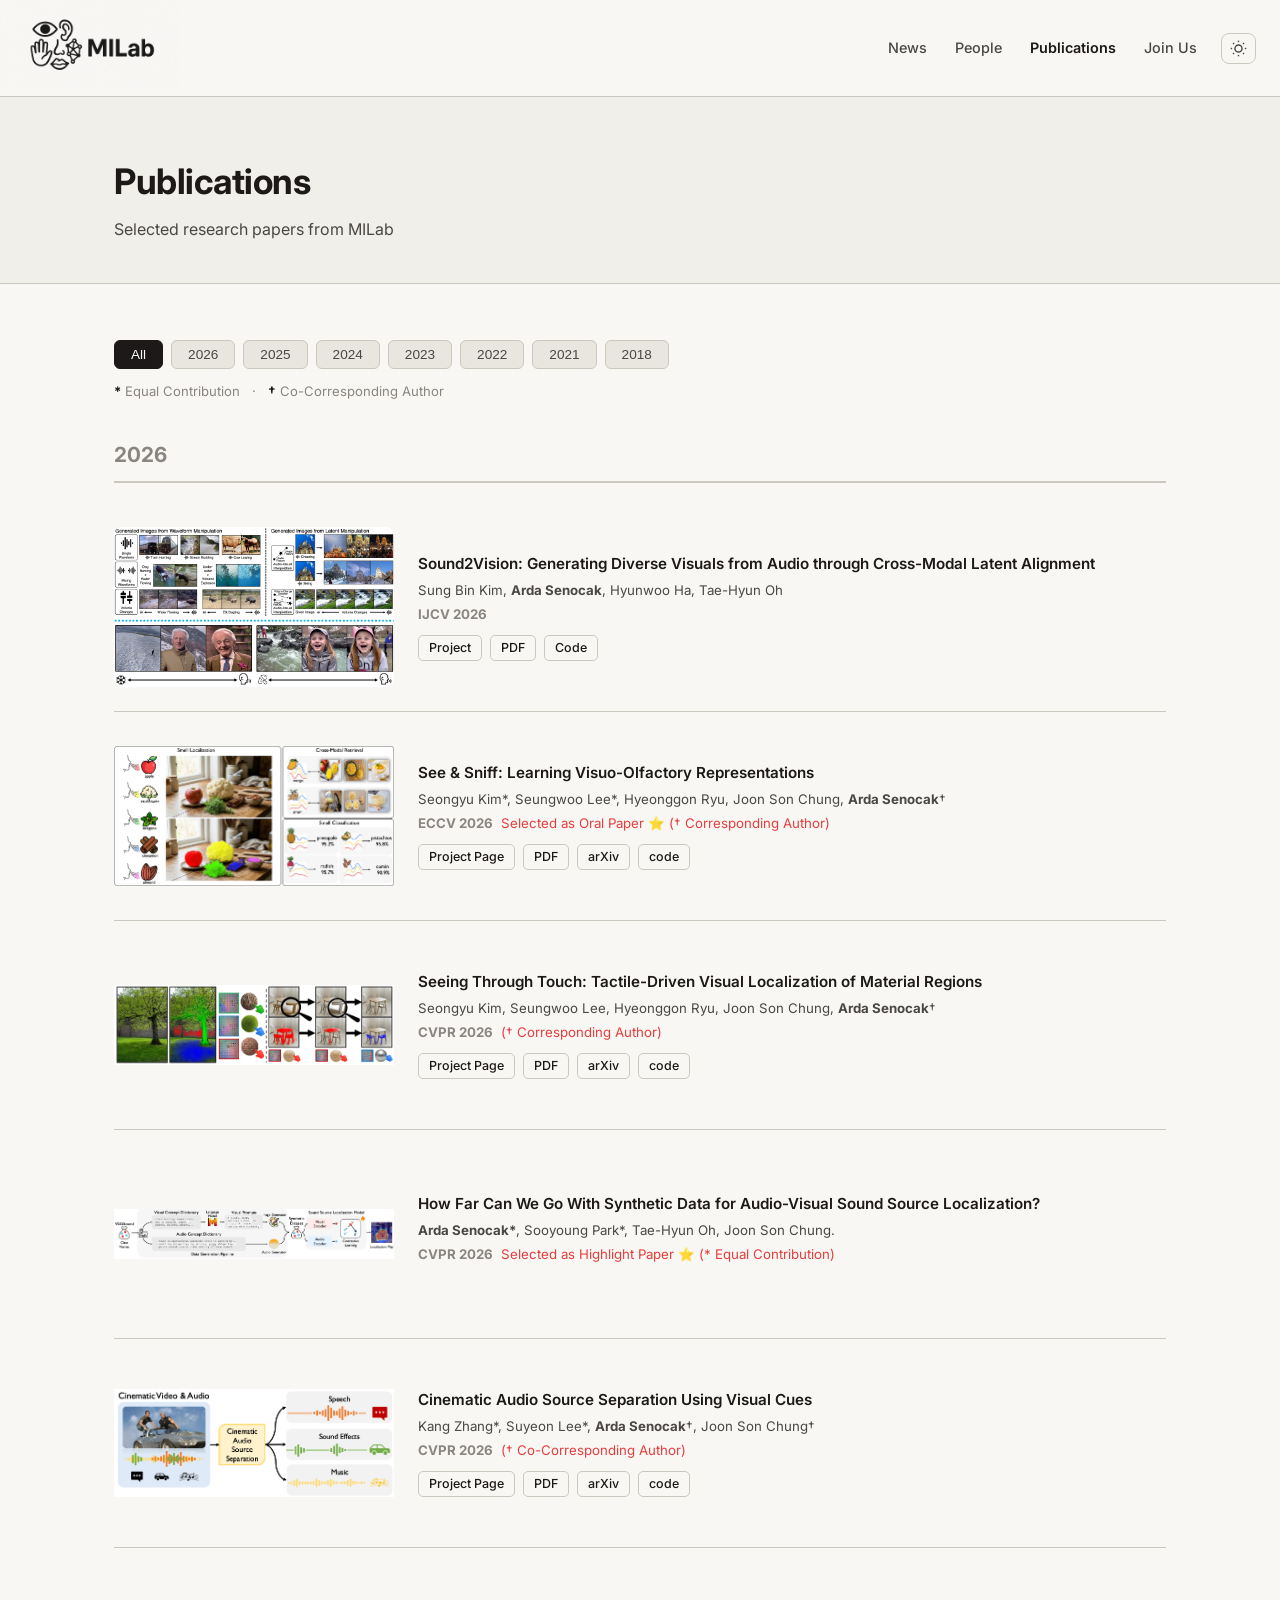
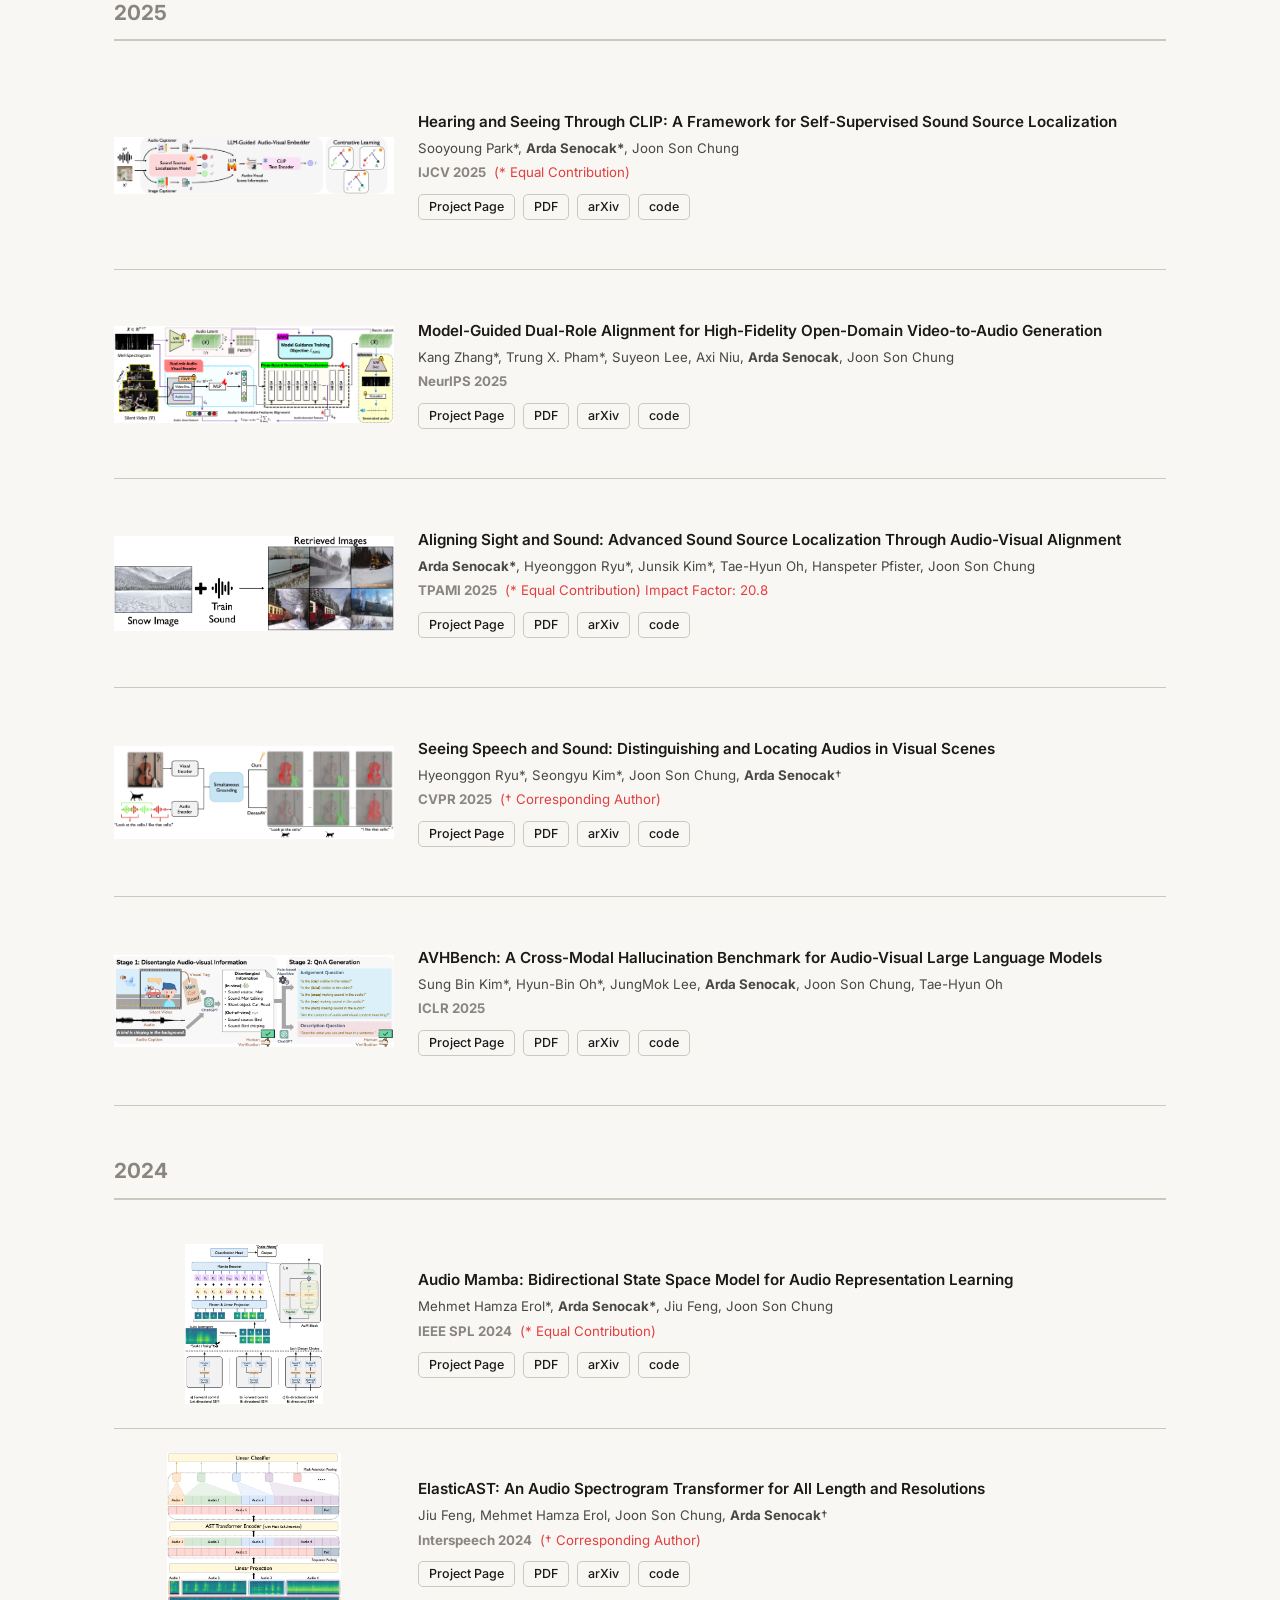
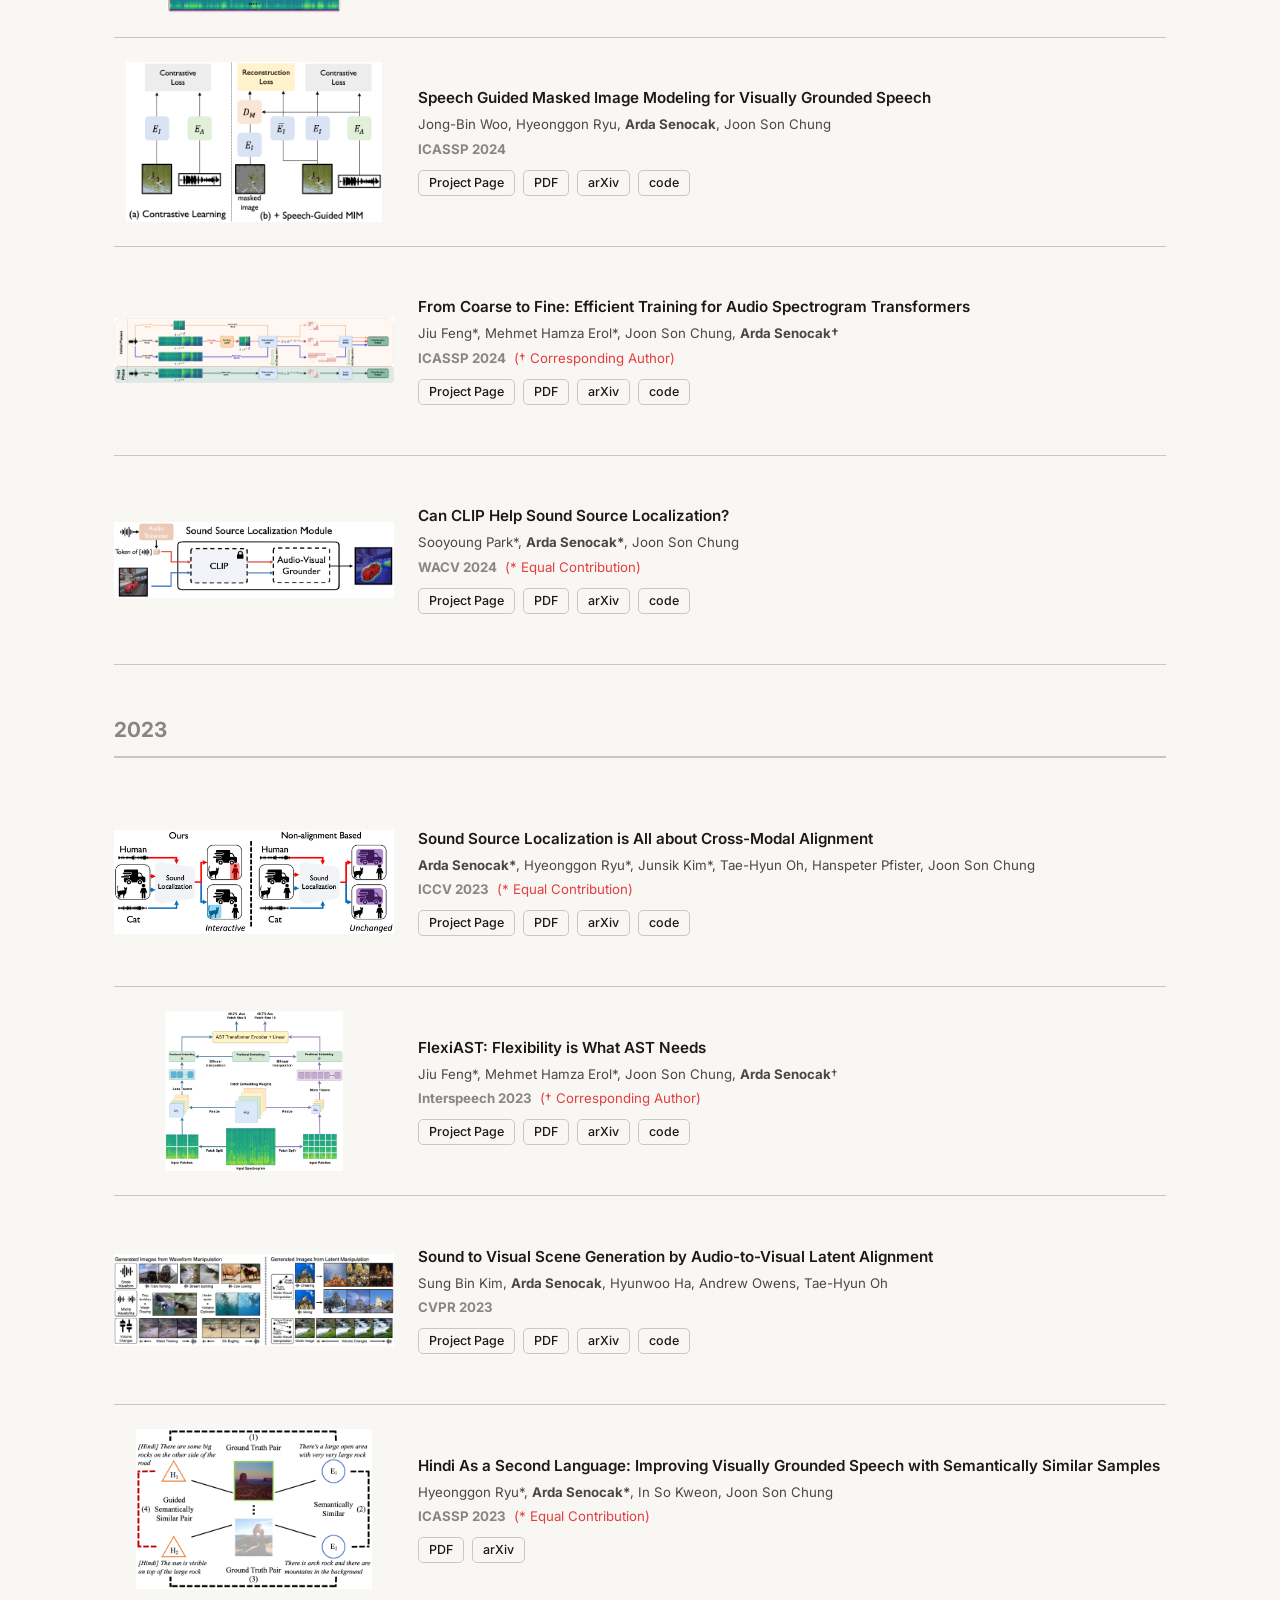
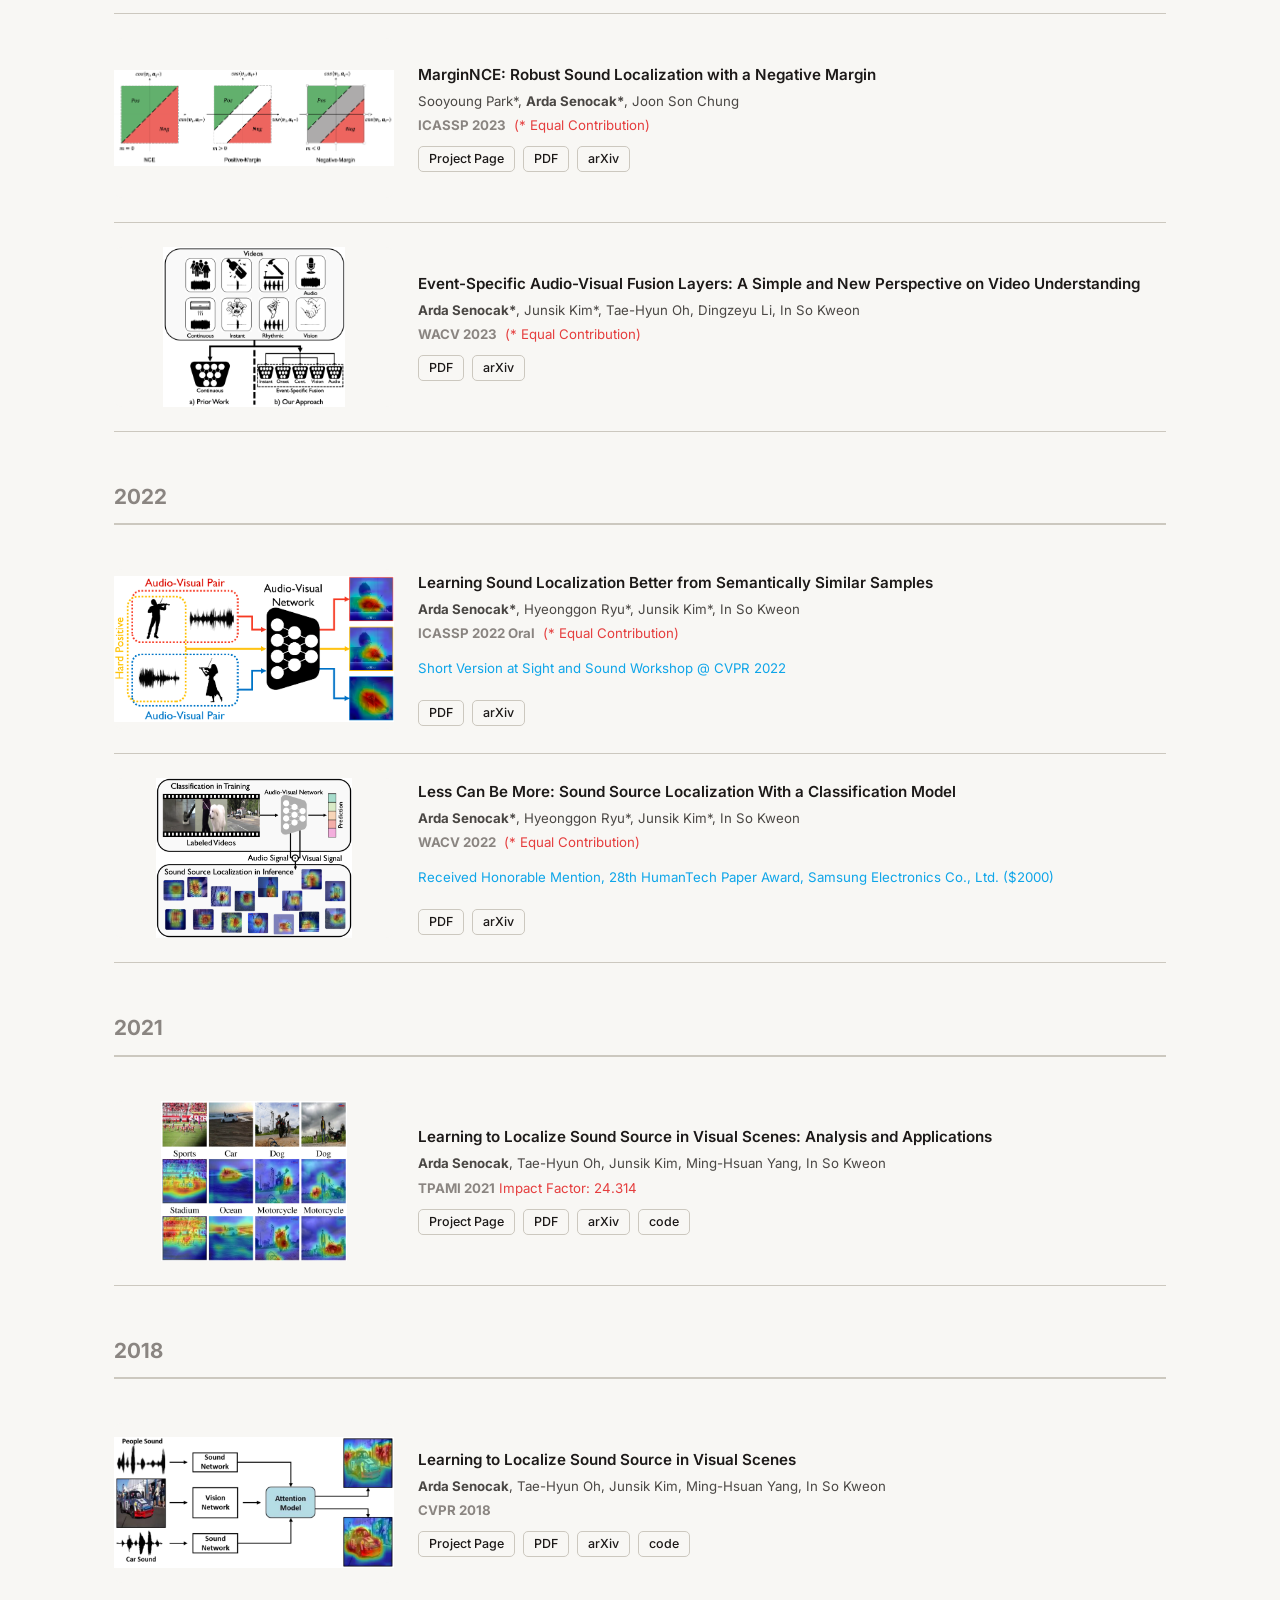
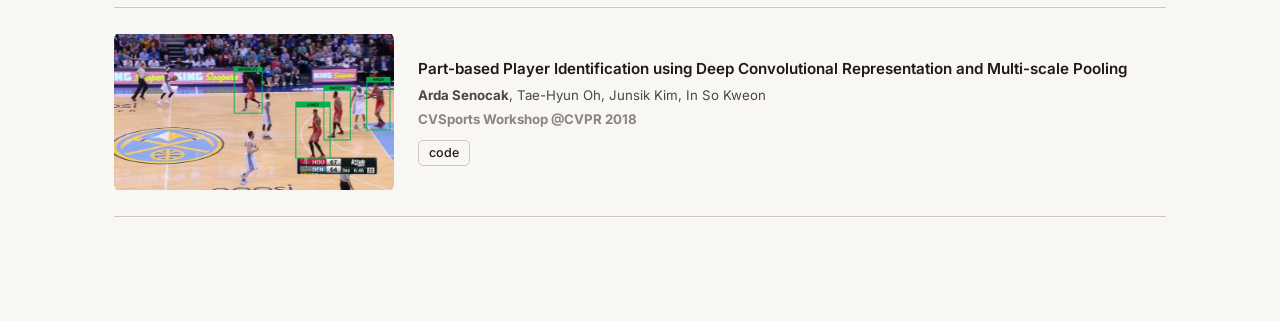
<file: publications.html>
<!DOCTYPE html>
<html lang="en" data-theme="light">
<head>
  <meta charset="UTF-8" />
  <meta name="viewport" content="width=device-width, initial-scale=1.0" />
  <title>Publications — MILab UNIST</title>
  <link rel="stylesheet" href="assets/css/style.css" />
  <link rel="stylesheet" href="assets/css/pages.css" />
  <link href="https://fonts.googleapis.com/css2?family=Inter:wght@300;400;500;600;700&display=swap" rel="stylesheet" />
</head>
<body>
  <header class="navbar">
    <a href="index.html" class="nav-logo">
      <img src="imgs/MILAB.png" alt="MILab" class="nav-logo-img" />
    </a>
    <div class="nav-inner">
      <nav class="nav-links">
        <a href="news.html">News</a>
        <a href="people.html">People</a>
        <a href="publications.html" class="nav-active">Publications</a>
        <a href="join.html">Join Us</a>
      </nav>
      <button class="theme-toggle" id="themeToggle" aria-label="Toggle theme">
        <svg class="icon-sun" xmlns="http://www.w3.org/2000/svg" viewBox="0 0 24 24" fill="none" stroke="currentColor" stroke-width="2"><circle cx="12" cy="12" r="5"/><line x1="12" y1="1" x2="12" y2="3"/><line x1="12" y1="21" x2="12" y2="23"/><line x1="4.22" y1="4.22" x2="5.64" y2="5.64"/><line x1="18.36" y1="18.36" x2="19.78" y2="19.78"/><line x1="1" y1="12" x2="3" y2="12"/><line x1="21" y1="12" x2="23" y2="12"/><line x1="4.22" y1="19.78" x2="5.64" y2="18.36"/><line x1="18.36" y1="5.64" x2="19.78" y2="4.22"/></svg>
        <svg class="icon-moon" xmlns="http://www.w3.org/2000/svg" viewBox="0 0 24 24" fill="none" stroke="currentColor" stroke-width="2"><path d="M21 12.79A9 9 0 1 1 11.21 3 7 7 0 0 0 21 12.79z"/></svg>
      </button>
      <button class="hamburger" id="hamburger">&#9776;</button>
    </div>
    <div class="mobile-menu" id="mobileMenu">
      <a href="news.html">News</a>
      <a href="people.html">People</a>
      <a href="publications.html">Publications</a>
      <a href="join.html">Join Us</a>
    </div>
  </header>

  <main>
    <div class="page-hero">
      <div class="container">
        <h1 class="page-title">Publications</h1>
        <p class="page-subtitle">Selected research papers from MILab</p>
      </div>
    </div>

    <div class="container page-content">

      <div class="pub-filter">
        <button class="pub-filter-btn active" data-filter="all">All</button>
        <button class="pub-filter-btn" data-filter="2026">2026</button>
        <button class="pub-filter-btn" data-filter="2025">2025</button>
        <button class="pub-filter-btn" data-filter="2024">2024</button>
        <button class="pub-filter-btn" data-filter="2023">2023</button>
        <button class="pub-filter-btn" data-filter="2022">2022</button>
        <button class="pub-filter-btn" data-filter="2021">2021</button>
        <button class="pub-filter-btn" data-filter="2018">2018</button>
      </div>
      <p class="pub-legend">
        <span class="pub-legend-symbol">*</span> Equal Contribution &nbsp;&nbsp;·&nbsp;&nbsp;
        <span class="pub-legend-symbol">†</span> Co-Corresponding Author
      </p>

      <!-- 2026 -->
      <section class="pub-year-group">
        <h2 class="pub-year">2026</h2>
          <div class="pub-card" data-year="2026">
            <div class="pub-thumb"><img src="imgs/combined2.png" alt="Sound2Vision teaser"></div>
            <div class="pub-info">
              <h3 class="pub-title">Sound2Vision: Generating Diverse Visuals from Audio through Cross-Modal Latent Alignment</h3>
              <p class="pub-authors">Sung Bin Kim, <strong>Arda Senocak</strong>, Hyunwoo Ha, Tae-Hyun Oh</p>
              <p class="pub-venue"><strong>IJCV 2026</strong></p>
              <div class="pub-links">
                <a href="https://sound2scene.github.io/" class="pub-link">Project</a>
                <a href="https://arxiv.org/pdf/2412.06209" class="pub-link">PDF</a>
                <a href="https://github.com/kaist-ami/Sound2Scene" class="pub-link">Code</a>
              </div>
            </div>
          </div>

        <div class="pub-card" data-year="2026">
          <div class="pub-thumb"><img src="imgs/see_sniff.jpg" alt="See_Sniff teaser"></div>
          <div class="pub-info">
            <h3 class="pub-title">See & Sniff: Learning Visuo-Olfactory Representations</h3>
            <p class="pub-authors">Seongyu Kim*, Seungwoo Lee*, Hyeonggon Ryu, Joon Son Chung, <strong>Arda Senocak</strong>†</p>
            <p class="pub-venue"><strong>ECCV 2026</strong> <span class="pub-meta">Selected as Oral Paper ⭐ († Corresponding Author)</span></p>
            <div class="pub-links">
              <a href="https://mm.kaist.ac.kr/projects/SeeandSniff/" class="pub-link" target="_blank">Project Page</a>
              <a href="https://arxiv.org/abs/2606.27307" class="pub-link" target="_blank">PDF</a>
              <a href="https://arxiv.org/abs/2606.27307" class="pub-link" target="_blank">arXiv</a>
              <a href="https://github.com/kaistmm/SeeandSniff" class="pub-link" target="_blank">code</a>
            </div>
          </div>
        </div>
        
        <div class="pub-card" data-year="2026">
          <div class="pub-thumb"><img src="imgs/localizeTouch.png" alt="Seeing Through Touch teaser"></div>
          <div class="pub-info">
            <h3 class="pub-title">Seeing Through Touch: Tactile-Driven Visual Localization of Material Regions</h3>
            <p class="pub-authors">Seongyu Kim, Seungwoo Lee, Hyeonggon Ryu, Joon Son Chung, <strong>Arda Senocak</strong>†</p>
            <p class="pub-venue"><strong>CVPR 2026</strong> <span class="pub-meta">(† Corresponding Author)</span></p>
            <div class="pub-links">
              <a href="https://mm.kaist.ac.kr/projects/SeeingThroughTouch/" class="pub-link" target="_blank">Project Page</a>
              <a href="https://arxiv.org/pdf/2604.11579" class="pub-link" target="_blank">PDF</a>
              <a href="https://arxiv.org/pdf/2604.11579" class="pub-link" target="_blank">arXiv</a>
              <a href="https://github.com/kaistmm/SeeingThroughTouch" class="pub-link" target="_blank">code</a>
            </div>
          </div>
        </div>

        <div class="pub-card" data-year="2026">
          <div class="pub-thumb"><img src="imgs/synthetic_ssl.png" alt="Synthetic SSL teaser"></div>
          <div class="pub-info">
            <h3 class="pub-title">How Far Can We Go With Synthetic Data for Audio-Visual Sound Source Localization?</h3>
            <p class="pub-authors"><strong>Arda Senocak*</strong>, Sooyoung Park*, Tae-Hyun Oh, Joon Son Chung.</p>
            <p class="pub-venue"><strong>CVPR 2026</strong> <span class="pub-meta"> Selected as Highlight Paper ⭐ (* Equal Contribution)</span></p>
            <div class="pub-links">
              <!-- <a href="#" class="pub-link" target="_blank">Project Page</a>
              <a href="#" class="pub-link" target="_blank">PDF</a>
              <a href="#" class="pub-link" target="_blank">arXiv</a>
              <a href="#" class="pub-link" target="_blank">code</a> -->
            </div>
          </div>
        </div>

        <div class="pub-card" data-year="2026">
          <div class="pub-thumb"><img src="imgs/avCASS.png" alt="CASS teaser"></div>
          <div class="pub-info">
            <h3 class="pub-title">Cinematic Audio Source Separation Using Visual Cues</h3>
            <p class="pub-authors">Kang Zhang*, Suyeon Lee*, <strong>Arda Senocak</strong>†, Joon Son Chung†</p>
            <p class="pub-venue"><strong>CVPR 2026</strong> <span class="pub-meta">(† Co-Corresponding Author)</span></p>
            <div class="pub-links">
              <a href="https://cass-flowmatching.github.io/" class="pub-link" target="_blank">Project Page</a>
              <a href="https://arxiv.org/pdf/2603.26113" class="pub-link" target="_blank">PDF</a>
              <a href="https://arxiv.org/pdf/2603.26113" class="pub-link" target="_blank">arXiv</a>
              <a href="https://github.com/pantheon5100/AVCASS" class="pub-link" target="_blank">code</a>
            </div>
          </div>
        </div>
      </section>

      <!-- 2025 -->
      <section class="pub-year-group">
        <h2 class="pub-year">2025</h2>

        <div class="pub-card" data-year="2025">
          <div class="pub-thumb"><img src="imgs/clip_ssl.png" alt="CLIP SSL teaser"></div>
          <div class="pub-info">
            <h3 class="pub-title">Hearing and Seeing Through CLIP: A Framework for Self-Supervised Sound Source Localization</h3>
            <p class="pub-authors">Sooyoung Park*, <strong>Arda Senocak*</strong>, Joon Son Chung</p>
            <p class="pub-venue"><strong>IJCV 2025</strong> <span class="pub-meta">(* Equal Contribution)</span></p>
            <div class="pub-links">
              <a href="https://huggingface.co/spaces/swimmiing/ACL-SSL-zeroshot-demo" class="pub-link" target="_blank">Project Page</a>
              <a href="https://arxiv.org/pdf/2505.05343" class="pub-link" target="_blank">PDF</a>
              <a href="https://arxiv.org/pdf/2505.05343" class="pub-link" target="_blank">arXiv</a>
              <a href="https://github.com/swimmiing/ACL-SSL" class="pub-link" target="_blank">code</a>
            </div>
          </div>
        </div>

        <div class="pub-card" data-year="2025">
          <div class="pub-thumb"><img src="imgs/mgaudio.png" alt="MG-Audio teaser"></div>
          <div class="pub-info">
            <h3 class="pub-title">Model-Guided Dual-Role Alignment for High-Fidelity Open-Domain Video-to-Audio Generation</h3>
            <p class="pub-authors">Kang Zhang*, Trung X. Pham*, Suyeon Lee, Axi Niu, <strong>Arda Senocak</strong>, Joon Son Chung</p>
            <p class="pub-venue"><strong>NeurIPS 2025</strong></p>
            <div class="pub-links">
              <a href="https://github.com/pantheon5100/mgaudio" class="pub-link" target="_blank">Project Page</a>
              <a href="https://arxiv.org/pdf/2510.24103" class="pub-link" target="_blank">PDF</a>
              <a href="https://arxiv.org/pdf/2510.24103" class="pub-link" target="_blank">arXiv</a>
              <a href="https://github.com/pantheon5100/mgaudio" class="pub-link" target="_blank">code</a>
            </div>
          </div>
        </div>

        <div class="pub-card" data-year="2025">
          <div class="pub-thumb"><img src="imgs/SSLalignment.png" alt="SSL Alignment teaser"></div>
          <div class="pub-info">
            <h3 class="pub-title">Aligning Sight and Sound: Advanced Sound Source Localization Through Audio-Visual Alignment</h3>
            <p class="pub-authors"><strong>Arda Senocak*</strong>, Hyeonggon Ryu*, Junsik Kim*, Tae-Hyun Oh, Hanspeter Pfister, Joon Son Chung</p>
            <p class="pub-venue"><strong>TPAMI 2025</strong> <span class="pub-meta">(* Equal Contribution)</span> <span class="pub-if">Impact Factor: 20.8</span></p>
            <div class="pub-links">
              <a href="https://github.com/kaistmm/SSLalignment" class="pub-link" target="_blank">Project Page</a>
              <a href="https://arxiv.org/pdf/2407.13676" class="pub-link" target="_blank">PDF</a>
              <a href="https://arxiv.org/pdf/2407.13676" class="pub-link" target="_blank">arXiv</a>
              <a href="https://github.com/kaistmm/SSLalignment" class="pub-link" target="_blank">code</a>
            </div>
          </div>
        </div>

        <div class="pub-card" data-year="2025">
          <div class="pub-thumb"><img src="imgs/localizeSimul.png" alt="Seeing Speech and Sound teaser"></div>
          <div class="pub-info">
            <h3 class="pub-title">Seeing Speech and Sound: Distinguishing and Locating Audios in Visual Scenes</h3>
            <p class="pub-authors">Hyeonggon Ryu*, Seongyu Kim*, Joon Son Chung, <strong>Arda Senocak</strong>†</p>
            <p class="pub-venue"><strong>CVPR 2025</strong> <span class="pub-meta">(† Corresponding Author)</span></p>
            <div class="pub-links">
              <a href="https://sites.google.com/view/seeing-speech-and-sound" class="pub-link" target="_blank">Project Page</a>
              <a href="https://arxiv.org/pdf/2503.18880" class="pub-link" target="_blank">PDF</a>
              <a href="https://arxiv.org/pdf/2503.18880" class="pub-link" target="_blank">arXiv</a>
              <a href="https://github.com/" class="pub-link" target="_blank">code</a>
            </div>
          </div>
        </div>

        <div class="pub-card" data-year="2025">
          <div class="pub-thumb"><img src="imgs/avhbench.png" alt="AVHBench teaser"></div>
          <div class="pub-info">
            <h3 class="pub-title">AVHBench: A Cross-Modal Hallucination Benchmark for Audio-Visual Large Language Models</h3>
            <p class="pub-authors">Sung Bin Kim*, Hyun-Bin Oh*, JungMok Lee, <strong>Arda Senocak</strong>, Joon Son Chung, Tae-Hyun Oh</p>
            <p class="pub-venue"><strong>ICLR 2025</strong></p>
            <div class="pub-links">
              <a href="https://github.com/" class="pub-link" target="_blank">Project Page</a>
              <a href="https://arxiv.org/pdf/2410.18325" class="pub-link" target="_blank">PDF</a>
              <a href="https://arxiv.org/pdf/2410.18325" class="pub-link" target="_blank">arXiv</a>
              <a href="https://github.com/AVHBench/AVHBench" class="pub-link" target="_blank">code</a>
            </div>
          </div>
        </div>

      </section>

      <!-- 2024 -->
      <section class="pub-year-group">
        <h2 class="pub-year">2024</h2>

        <div class="pub-card" data-year="2024">
          <div class="pub-thumb"><img src="imgs/audioMamba.png" alt="Audio Mamba teaser"></div>
          <div class="pub-info">
            <h3 class="pub-title">Audio Mamba: Bidirectional State Space Model for Audio Representation Learning</h3>
            <p class="pub-authors">Mehmet Hamza Erol*, <strong>Arda Senocak*</strong>, Jiu Feng, Joon Son Chung</p>
            <p class="pub-venue"><strong>IEEE SPL 2024</strong> <span class="pub-meta">(* Equal Contribution)</span></p>
            <div class="pub-links">
              <a href="https://github.com/kaistmm/Audio-Mamba-AuM" class="pub-link" target="_blank">Project Page</a>
              <a href="https://arxiv.org/pdf/2406.03344" class="pub-link" target="_blank">PDF</a>
              <a href="https://arxiv.org/pdf/2406.03344" class="pub-link" target="_blank">arXiv</a>
              <a href="https://github.com/kaistmm/Audio-Mamba-AuM" class="pub-link" target="_blank">code</a>
            </div>
          </div>
        </div>

        <div class="pub-card" data-year="2024">
          <div class="pub-thumb"><img src="imgs/elasticAST.png" alt="ElasticAST teaser"></div>
          <div class="pub-info">
            <h3 class="pub-title">ElasticAST: An Audio Spectrogram Transformer for All Length and Resolutions</h3>
            <p class="pub-authors">Jiu Feng, Mehmet Hamza Erol, Joon Son Chung, <strong>Arda Senocak</strong>†</p>
            <p class="pub-venue"><strong>Interspeech 2024</strong> <span class="pub-meta">(† Corresponding Author)</span></p>
            <div class="pub-links">
              <a href="https://github.com/jiufengsc/elasticast" class="pub-link" target="_blank">Project Page</a>
              <a href="https://arxiv.org/pdf/2407.08691v1" class="pub-link" target="_blank">PDF</a>
              <a href="https://arxiv.org/pdf/2407.08691v1" class="pub-link" target="_blank">arXiv</a>
              <a href="https://github.com/jiufengsc/elasticast" class="pub-link" target="_blank">code</a>
            </div>
          </div>
        </div>

        <div class="pub-card" data-year="2024">
          <div class="pub-thumb"><img src="imgs/mimVGS.png" alt="MIM-VGS teaser"></div>
          <div class="pub-info">
            <h3 class="pub-title">Speech Guided Masked Image Modeling for Visually Grounded Speech</h3>
            <p class="pub-authors">Jong-Bin Woo, Hyeonggon Ryu, <strong>Arda Senocak</strong>, Joon Son Chung</p>
            <p class="pub-venue"><strong>ICASSP 2024</strong></p>
            <div class="pub-links">
              <a href="https://ieeexplore.ieee.org/abstract/document/10447235" class="pub-link" target="_blank">Project Page</a>
              <a href="https://ieeexplore.ieee.org/abstract/document/10447235" class="pub-link" target="_blank">PDF</a>
              <a href="https://ieeexplore.ieee.org/abstract/document/10447235" class="pub-link" target="_blank">arXiv</a>
              <a href="https://github.com/https://ieeexplore.ieee.org/abstract/document/10447235" class="pub-link" target="_blank">code</a>
            </div>
          </div>
        </div>

        <div class="pub-card" data-year="2024">
          <div class="pub-thumb"><img src="imgs/coarse2fine.png" alt="Coarse to Fine teaser"></div>
          <div class="pub-info">
            <h3 class="pub-title">From Coarse to Fine: Efficient Training for Audio Spectrogram Transformers</h3>
            <p class="pub-authors">Jiu Feng*, Mehmet Hamza Erol*, Joon Son Chung, <strong>Arda Senocak†</strong></p>
            <p class="pub-venue"><strong>ICASSP 2024</strong> <span class="pub-meta">(† Corresponding Author)</span></p>
            <div class="pub-links">
              <a href="https://github.com/JiuFengSC/FlexiAST_INTERSPEECH23" class="pub-link" target="_blank">Project Page</a>
              <a href="https://arxiv.org/abs/2401.08415" class="pub-link" target="_blank">PDF</a>
              <a href="https://arxiv.org/abs/2401.08415" class="pub-link" target="_blank">arXiv</a>
              <a href="https://github.com/JiuFengSC/FlexiAST_INTERSPEECH23" class="pub-link" target="_blank">code</a>
            </div>
          </div>
        </div>

        <div class="pub-card" data-year="2024">
          <div class="pub-thumb"><img src="imgs/clipSoundLocalization.jpg" alt="CLIP Sound Localization teaser"></div>
          <div class="pub-info">
            <h3 class="pub-title">Can CLIP Help Sound Source Localization?</h3>
            <p class="pub-authors">Sooyoung Park*, <strong>Arda Senocak*</strong>, Joon Son Chung</p>
            <p class="pub-venue"><strong>WACV 2024</strong> <span class="pub-meta">(* Equal Contribution)</span></p>
            <div class="pub-links">
              <a href="https://huggingface.co/spaces/swimmiing/ACL-SSL-zeroshot-demo" class="pub-link" target="_blank">Project Page</a>
              <a href="https://arxiv.org/abs/2311.04066" class="pub-link" target="_blank">PDF</a>
              <a href="https://arxiv.org/abs/2311.04066" class="pub-link" target="_blank">arXiv</a>
              <a href="https://github.com/swimmiing/ACL-SSL" class="pub-link" target="_blank">code</a>
            </div>
          </div>
        </div>

      </section>

      <!-- 2023 -->
      <section class="pub-year-group">
        <h2 class="pub-year">2023</h2>

        <div class="pub-card" data-year="2023">
          <div class="pub-thumb"><img src="imgs/iccvSoundLocalization.png" alt="Cross-Modal Alignment teaser"></div>
          <div class="pub-info">
            <h3 class="pub-title">Sound Source Localization is All about Cross-Modal Alignment</h3>
            <p class="pub-authors"><strong>Arda Senocak*</strong>, Hyeonggon Ryu*, Junsik Kim*, Tae-Hyun Oh, Hanspeter Pfister, Joon Son Chung</p>
            <p class="pub-venue"><strong>ICCV 2023</strong> <span class="pub-meta">(* Equal Contribution)</span></p>
            <div class="pub-links">
              <a href="https://github.com/kaistmm/SSLalignment" class="pub-link" target="_blank">Project Page</a>
              <a href="https://arxiv.org/pdf/2309.10724.pdf" class="pub-link" target="_blank">PDF</a>
              <a href="https://arxiv.org/pdf/2309.10724.pdf" class="pub-link" target="_blank">arXiv</a>
              <a href="https://github.com/kaistmm/SSLalignment" class="pub-link" target="_blank">code</a>
            </div>
          </div>
        </div>

        <div class="pub-card" data-year="2023">
          <div class="pub-thumb"><img src="imgs/flexiast.png" alt="FlexiAST teaser"></div>
          <div class="pub-info">
            <h3 class="pub-title">FlexiAST: Flexibility is What AST Needs</h3>
            <p class="pub-authors">Jiu Feng*, Mehmet Hamza Erol*, Joon Son Chung, <strong>Arda Senocak</strong>†</p>
            <p class="pub-venue"><strong>Interspeech 2023</strong> <span class="pub-meta">(† Corresponding Author)</span></p>
            <div class="pub-links">
              <a href="https://github.com/JiuFengSC/FlexiAST_INTERSPEECH23" class="pub-link" target="_blank">Project Page</a>
              <a href="https://arxiv.org/abs/2307.09286" class="pub-link" target="_blank">PDF</a>
              <a href="https://arxiv.org/abs/2307.09286" class="pub-link" target="_blank">arXiv</a>
              <a href="https://github.com/JiuFengSC/FlexiAST_INTERSPEECH23" class="pub-link" target="_blank">code</a>
            </div>
          </div>
        </div>

        <div class="pub-card" data-year="2023">
          <div class="pub-thumb"><img src="imgs/sound2scene.png" alt="Sound2Scene teaser"></div>
          <div class="pub-info">
            <h3 class="pub-title">Sound to Visual Scene Generation by Audio-to-Visual Latent Alignment</h3>
            <p class="pub-authors">Sung Bin Kim, <strong>Arda Senocak</strong>, Hyunwoo Ha, Andrew Owens, Tae-Hyun Oh</p>
            <p class="pub-venue"><strong>CVPR 2023</strong></p>
            <div class="pub-links">
              <a href="https://sound2scene.github.io/" class="pub-link" target="_blank">Project Page</a>
              <a href="https://arxiv.org/pdf/2303.17490.pdf" class="pub-link" target="_blank">PDF</a>
              <a href="https://arxiv.org/pdf/2303.17490.pdf" class="pub-link" target="_blank">arXiv</a>
              <a href="https://github.com/postech-ami/Sound2Scene" class="pub-link" target="_blank">code</a>
            </div>
          </div>
        </div>

        <div class="pub-card" data-year="2023">
          <div class="pub-thumb"><img src="imgs/vgs.png" alt="Hindi As a Second Language teaser"></div>
          <div class="pub-info">
            <h3 class="pub-title">Hindi As a Second Language: Improving Visually Grounded Speech with Semantically Similar Samples</h3>
            <p class="pub-authors">Hyeonggon Ryu*, <strong>Arda Senocak*</strong>, In So Kweon, Joon Son Chung</p>
            <p class="pub-venue"><strong>ICASSP 2023</strong> <span class="pub-meta">(* Equal Contribution)</span></p>
            <div class="pub-links">
              <a href="https://arxiv.org/abs/2303.17517" class="pub-link" target="_blank">PDF</a>
              <a href="https://arxiv.org/abs/2303.17517" class="pub-link" target="_blank">arXiv</a>
            </div>
          </div>
        </div>

        <div class="pub-card" data-year="2023">
          <div class="pub-thumb"><img src="imgs/marginNCE.png" alt="MarginNCE teaser"></div>
          <div class="pub-info">
            <h3 class="pub-title">MarginNCE: Robust Sound Localization with a Negative Margin</h3>
            <p class="pub-authors">Sooyoung Park*, <strong>Arda Senocak*</strong>, Joon Son Chung</p>
            <p class="pub-venue"><strong>ICASSP 2023</strong> <span class="pub-meta">(* Equal Contribution)</span></p>
            <div class="pub-links">
              <a href="https://sites.google.com/view/marginssl" class="pub-link" target="_blank">Project Page</a>
              <a href="https://arxiv.org/pdf/2211.01966.pdf" class="pub-link" target="_blank">PDF</a>
              <a href="https://arxiv.org/pdf/2211.01966.pdf" class="pub-link" target="_blank">arXiv</a>
            </div>
          </div>
        </div>

        <div class="pub-card" data-year="2023">
          <div class="pub-thumb"><img src="imgs/avFusion.png" alt="AV Fusion teaser"></div>
          <div class="pub-info">
            <h3 class="pub-title">Event-Specific Audio-Visual Fusion Layers: A Simple and New Perspective on Video Understanding</h3>
            <p class="pub-authors"><strong>Arda Senocak*</strong>, Junsik Kim*, Tae-Hyun Oh, Dingzeyu Li, In So Kweon</p>
            <p class="pub-venue"><strong>WACV 2023</strong> <span class="pub-meta">(* Equal Contribution)</span></p>
            <div class="pub-links">
              <a href="https://openaccess.thecvf.com/content/WACV2023/papers/Senocak_Event-Specific_Audio-Visual_Fusion_Layers_A_Simple_and_New_Perspective_on_WACV_2023_paper.pdf" class="pub-link" target="_blank">PDF</a>
              <a href="https://openaccess.thecvf.com/content/WACV2023/papers/Senocak_Event-Specific_Audio-Visual_Fusion_Layers_A_Simple_and_New_Perspective_on_WACV_2023_paper.pdf" class="pub-link" target="_blank">arXiv</a>
            </div>
          </div>
        </div>

      </section>

      <!-- 2022 -->
      <section class="pub-year-group">
        <h2 class="pub-year">2022</h2>

        <div class="pub-card" data-year="2022">
          <div class="pub-thumb"><img src="imgs/hardpos.png" alt="Hard Positive teaser"></div>
          <div class="pub-info">
            <h3 class="pub-title">Learning Sound Localization Better from Semantically Similar Samples</h3>
            <p class="pub-authors"><strong>Arda Senocak*</strong>, Hyeonggon Ryu*, Junsik Kim*, In So Kweon</p>
            <p class="pub-venue"><strong>ICASSP 2022 Oral</strong> <span class="pub-meta">(* Equal Contribution)</span></p>
            <p class="pub-note">Short Version at Sight and Sound Workshop @ CVPR 2022<br><br></p>
            <div class="pub-links">
              <a href="https://arxiv.org/abs/2202.03007" class="pub-link" target="_blank">PDF</a>
              <a href="https://arxiv.org/abs/2202.03007" class="pub-link" target="_blank">arXiv</a>
            </div>
          </div>
        </div>

        <div class="pub-card" data-year="2022">
          <div class="pub-thumb"><img src="imgs/lcbm.png" alt="Less Can Be More teaser"></div>
          <div class="pub-info">
            <h3 class="pub-title">Less Can Be More: Sound Source Localization With a Classification Model</h3>
            <p class="pub-authors"><strong>Arda Senocak*</strong>, Hyeonggon Ryu*, Junsik Kim*, In So Kweon</p>
            <p class="pub-venue"><strong>WACV 2022</strong> <span class="pub-meta">(* Equal Contribution)</span></p>
            <p class="pub-note">Received Honorable Mention, 28th HumanTech Paper Award, Samsung Electronics Co., Ltd. ($2000)<br><br></p>
            <div class="pub-links">
              <a href="https://openaccess.thecvf.com/content/WACV2022/papers/Senocak_Less_Can_Be_More_Sound_Source_Localization_With_a_Classification_WACV_2022_paper.pdf" class="pub-link" target="_blank">PDF</a>
              <a href="https://openaccess.thecvf.com/content/WACV2022/papers/Senocak_Less_Can_Be_More_Sound_Source_Localization_With_a_Classification_WACV_2022_paper.pdf" class="pub-link" target="_blank">arXiv</a>
            </div>
          </div>
        </div>
      </section>

      <!-- 2021 -->
      <section class="pub-year-group">
        <h2 class="pub-year">2021</h2>

        <div class="pub-card" data-year="2021">
          <div class="pub-thumb"><img src="imgs/tpamiSoundLocalization.png" alt="TPAMI Sound Localization teaser"></div>
          <div class="pub-info">
            <h3 class="pub-title">Learning to Localize Sound Source in Visual Scenes: Analysis and Applications</h3>
            <p class="pub-authors"><strong>Arda Senocak</strong>, Tae-Hyun Oh, Junsik Kim, Ming-Hsuan Yang, In So Kweon</p>
            <p class="pub-venue"><strong>TPAMI 2021</strong> <span class="pub-if">Impact Factor: 24.314</span></p>
            <div class="pub-links">
              <a href="https://github.com/ardasnck/learning_to_localize_sound_source" class="pub-link" target="_blank">Project Page</a>
              <a href="https://arxiv.org/pdf/1911.09649.pdf" class="pub-link" target="_blank">PDF</a>
              <a href="https://arxiv.org/pdf/1911.09649.pdf" class="pub-link" target="_blank">arXiv</a>
              <a href="https://github.com/ardasnck/learning_to_localize_sound_source" class="pub-link" target="_blank">code</a>
            </div>
          </div>
        </div>
      </section>

      <!-- 2018 -->
      <section class="pub-year-group">
        <h2 class="pub-year">2018</h2>

        <div class="pub-card" data-year="2018">
          <div class="pub-thumb"><img src="imgs/cvprSoundLocalization.png" alt="CVPR Sound Localization teaser"></div>
          <div class="pub-info">
            <h3 class="pub-title">Learning to Localize Sound Source in Visual Scenes</h3>
            <p class="pub-authors"><strong>Arda Senocak</strong>, Tae-Hyun Oh, Junsik Kim, Ming-Hsuan Yang, In So Kweon</p>
            <p class="pub-venue"><strong>CVPR 2018</strong></p>
            <div class="pub-links">
              <a href="https://github.com/ardasnck/learning_to_localize_sound_source" class="pub-link" target="_blank">Project Page</a>
              <a href="https://arxiv.org/pdf/1803.03849.pdf" class="pub-link" target="_blank">PDF</a>
              <a href="https://arxiv.org/pdf/1803.03849.pdf" class="pub-link" target="_blank">arXiv</a>
              <a href="https://github.com/ardasnck/learning_to_localize_sound_source" class="pub-link" target="_blank">code</a>
            </div>
          </div>
        </div>

        <div class="pub-card" data-year="2018">
          <div class="pub-thumb"><img src="imgs/sportsID.png" alt="Sports Player Identification teaser"></div>
          <div class="pub-info">
            <h3 class="pub-title">Part-based Player Identification using Deep Convolutional Representation and Multi-scale Pooling</h3>
            <p class="pub-authors"><strong>Arda Senocak</strong>, Tae-Hyun Oh, Junsik Kim, In So Kweon</p>
            <p class="pub-venue"><strong>CVSports Workshop @CVPR 2018</strong></p>
            <div class="pub-links">
              <a href="https://github.com/" class="pub-link" target="_blank">code</a>
            </div>
          </div>
        </div>
      </section>
    </div>
  </main>

  <footer class="footer">
    <div class="container">
      <div class="footer-inner">
        <div class="footer-brand">
          <a href="index.html" class="nav-logo"><span class="logo-accent">MI</span>Lab</a>
          <p>Multisensory Intelligence Lab<br>UNIST · Ulsan, South Korea</p>
        </div>
        <div class="footer-links">
          <a href="news.html">News</a>
          <a href="people.html">People</a>
          <a href="publications.html">Publications</a>
        </div>
      </div>
      <p class="footer-copy">&copy; 2025 Multisensory Intelligence Lab, UNIST. All rights reserved.</p>
    </div>
  </footer>

  <script src="assets/js/main.js"></script>
  <script>
    // Filter by year
    const filterBtns = document.querySelectorAll('.pub-filter-btn');
    const pubCards = document.querySelectorAll('.pub-card');
    const yearGroups = document.querySelectorAll('.pub-year-group');

    filterBtns.forEach(btn => {
      btn.addEventListener('click', () => {
        filterBtns.forEach(b => b.classList.remove('active'));
        btn.classList.add('active');
        const filter = btn.dataset.filter;
        yearGroups.forEach(g => {
          if (filter === 'all') { g.style.display = ''; return; }
          const hasMatch = [...g.querySelectorAll('.pub-card')].some(c => c.dataset.year === filter);
          g.style.display = hasMatch ? '' : 'none';
        });
        pubCards.forEach(c => {
          c.style.display = (filter === 'all' || c.dataset.year === filter) ? '' : 'none';
        });
      });
    });
  </script>
</body>
</html>
</file>
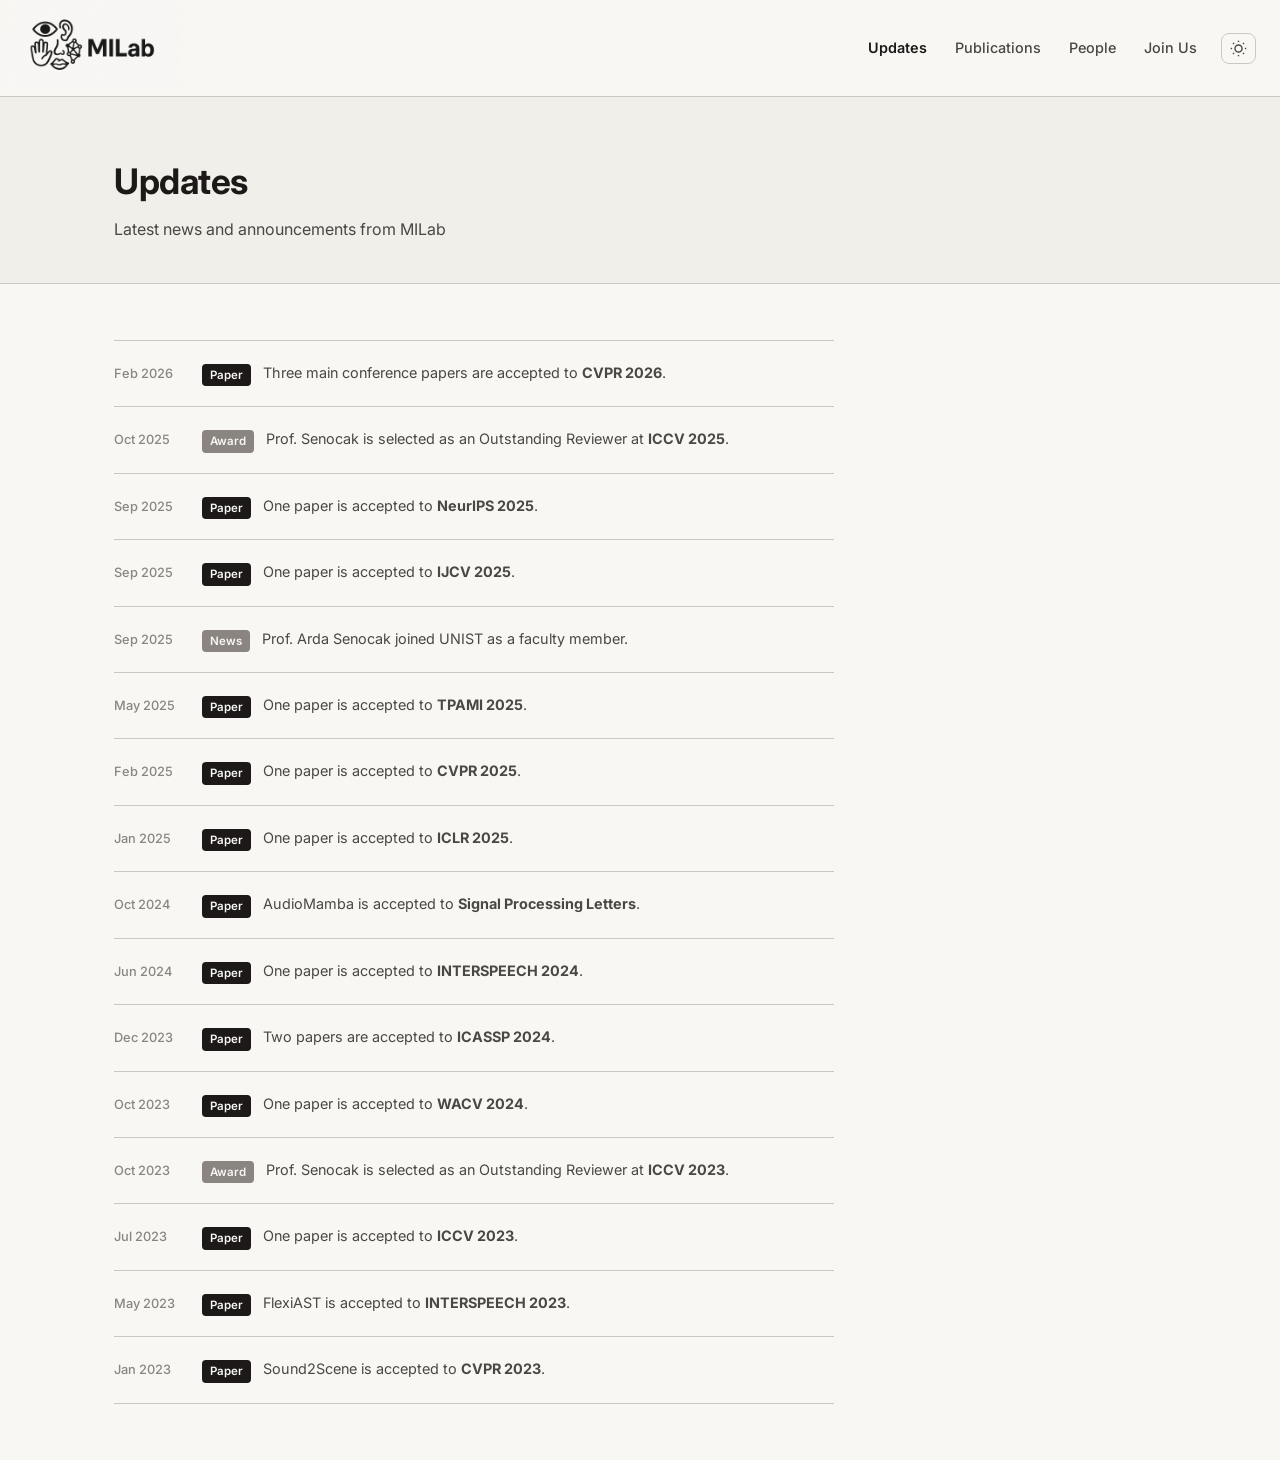
<file: updates.html>
<!DOCTYPE html>
<html lang="en" data-theme="light">
<head>
  <meta charset="UTF-8" />
  <meta name="viewport" content="width=device-width, initial-scale=1.0" />
  <title>Updates — MILab UNIST</title>
  <link rel="stylesheet" href="assets/css/style.css" />
  <link rel="stylesheet" href="assets/css/pages.css" />
  <link href="https://fonts.googleapis.com/css2?family=Inter:wght@300;400;500;600;700&display=swap" rel="stylesheet" />
</head>
<body>
  <header class="navbar">
    <a href="index.html" class="nav-logo">
      <img src="imgs/MILAB.png" alt="MILab" class="nav-logo-img" />
    </a>
    <div class="nav-inner">
      <nav class="nav-links">
        <a href="updates.html" class="nav-active">Updates</a>
        <a href="publications.html">Publications</a>
        <a href="people.html">People</a>
        <a href="join.html">Join Us</a>
      </nav>
      <button class="theme-toggle" id="themeToggle" aria-label="Toggle theme">
        <svg class="icon-sun" xmlns="http://www.w3.org/2000/svg" viewBox="0 0 24 24" fill="none" stroke="currentColor" stroke-width="2"><circle cx="12" cy="12" r="5"/><line x1="12" y1="1" x2="12" y2="3"/><line x1="12" y1="21" x2="12" y2="23"/><line x1="4.22" y1="4.22" x2="5.64" y2="5.64"/><line x1="18.36" y1="18.36" x2="19.78" y2="19.78"/><line x1="1" y1="12" x2="3" y2="12"/><line x1="21" y1="12" x2="23" y2="12"/><line x1="4.22" y1="19.78" x2="5.64" y2="18.36"/><line x1="18.36" y1="5.64" x2="19.78" y2="4.22"/></svg>
        <svg class="icon-moon" xmlns="http://www.w3.org/2000/svg" viewBox="0 0 24 24" fill="none" stroke="currentColor" stroke-width="2"><path d="M21 12.79A9 9 0 1 1 11.21 3 7 7 0 0 0 21 12.79z"/></svg>
      </button>
      <button class="hamburger" id="hamburger">&#9776;</button>
    </div>
    <div class="mobile-menu" id="mobileMenu">
      <a href="updates.html">Updates</a>
      <a href="publications.html">Publications</a>
      <a href="people.html">People</a>
      <a href="join.html">Join Us</a>
    </div>
  </header>

  <main>
    <div class="page-hero">
      <div class="container">
        <h1 class="page-title">Updates</h1>
        <p class="page-subtitle">Latest news and announcements from MILab</p>
      </div>
    </div>

    <div class="container page-content">

      <div class="updates-list" style="max-width:720px;">

        <div class="update-item">
          <span class="update-date">Feb 2026</span>
          <div class="update-content">
            <span class="update-badge">Paper</span>
            <p>Three main conference papers are accepted to <strong>CVPR 2026</strong>.</p>
          </div>
        </div>

        <div class="update-item">
          <span class="update-date">Oct 2025</span>
          <div class="update-content">
            <span class="update-badge news">Award</span>
            <p>Prof. Senocak is selected as an Outstanding Reviewer at <strong>ICCV 2025</strong>.</p>
          </div>
        </div>

        <div class="update-item">
          <span class="update-date">Sep 2025</span>
          <div class="update-content">
            <span class="update-badge">Paper</span>
            <p>One paper is accepted to <strong>NeurIPS 2025</strong>.</p>
          </div>
        </div>

        <div class="update-item">
          <span class="update-date">Sep 2025</span>
          <div class="update-content">
            <span class="update-badge">Paper</span>
            <p>One paper is accepted to <strong>IJCV 2025</strong>.</p>
          </div>
        </div>

        <div class="update-item">
          <span class="update-date">Sep 2025</span>
          <div class="update-content">
            <span class="update-badge news">News</span>
            <p>Prof. Arda Senocak joined UNIST as a faculty member.</p>
          </div>
        </div>

        <div class="update-item">
          <span class="update-date">May 2025</span>
          <div class="update-content">
            <span class="update-badge">Paper</span>
            <p>One paper is accepted to <strong>TPAMI 2025</strong>.</p>
          </div>
        </div>

        <div class="update-item">
          <span class="update-date">Feb 2025</span>
          <div class="update-content">
            <span class="update-badge">Paper</span>
            <p>One paper is accepted to <strong>CVPR 2025</strong>.</p>
          </div>
        </div>

        <div class="update-item">
          <span class="update-date">Jan 2025</span>
          <div class="update-content">
            <span class="update-badge">Paper</span>
            <p>One paper is accepted to <strong>ICLR 2025</strong>.</p>
          </div>
        </div>

        <div class="update-item">
          <span class="update-date">Oct 2024</span>
          <div class="update-content">
            <span class="update-badge">Paper</span>
            <p>AudioMamba is accepted to <strong>Signal Processing Letters</strong>.</p>
          </div>
        </div>

        <div class="update-item">
          <span class="update-date">Jun 2024</span>
          <div class="update-content">
            <span class="update-badge">Paper</span>
            <p>One paper is accepted to <strong>INTERSPEECH 2024</strong>.</p>
          </div>
        </div>

        <div class="update-item">
          <span class="update-date">Dec 2023</span>
          <div class="update-content">
            <span class="update-badge">Paper</span>
            <p>Two papers are accepted to <strong>ICASSP 2024</strong>.</p>
          </div>
        </div>

        <div class="update-item">
          <span class="update-date">Oct 2023</span>
          <div class="update-content">
            <span class="update-badge">Paper</span>
            <p>One paper is accepted to <strong>WACV 2024</strong>.</p>
          </div>
        </div>

        <div class="update-item">
          <span class="update-date">Oct 2023</span>
          <div class="update-content">
            <span class="update-badge news">Award</span>
            <p>Prof. Senocak is selected as an Outstanding Reviewer at <strong>ICCV 2023</strong>.</p>
          </div>
        </div>

        <div class="update-item">
          <span class="update-date">Jul 2023</span>
          <div class="update-content">
            <span class="update-badge">Paper</span>
            <p>One paper is accepted to <strong>ICCV 2023</strong>.</p>
          </div>
        </div>

        <div class="update-item">
          <span class="update-date">May 2023</span>
          <div class="update-content">
            <span class="update-badge">Paper</span>
            <p>FlexiAST is accepted to <strong>INTERSPEECH 2023</strong>.</p>
          </div>
        </div>

        <div class="update-item">
          <span class="update-date">Jan 2023</span>
          <div class="update-content">
            <span class="update-badge">Paper</span>
            <p>Sound2Scene is accepted to <strong>CVPR 2023</strong>.</p>
          </div>
        </div>

      </div>

    </div>
  </main>

  <footer class="footer">
    <div class="container">
      <div class="footer-inner">
        <div class="footer-brand">
          <img src="imgs/MILAB.png" alt="MILab" class="footer-logo-img" />
          <p>Multisensory Intelligence Lab<br>UNIST · Ulsan, South Korea</p>
        </div>
        <div class="footer-links">
          <a href="updates.html">Updates</a>
          <a href="publications.html">Publications</a>
          <a href="people.html">People</a>
        </div>
      </div>
      <p class="footer-copy">&copy; 2025 Multisensory Intelligence Lab, UNIST. All rights reserved.</p>
    </div>
  </footer>

  <script src="assets/js/main.js"></script>
</body>
</html>
</file>
<file: assets/css/style.css>
/* ── Reset & Variables ── */
*, *::before, *::after { box-sizing: border-box; margin: 0; padding: 0; }

:root {
  --bg: #F8F7F4;
  --bg-2: #f0efe9;
  --bg-3: #e8e6df;
  --border: #ccc8bf;
  --text: #1c1918;
  --text-2: #4a4744;
  --text-3: #8a8581;
  --accent: #1c1918;
  --accent-light: #e0dcd4;
  --accent-2: #3a3734;
  --tag-bg: #d8d4cc;
  --tag-color: #1c1918;
  --card-bg: #F8F7F4;
  --shadow: 0 2px 12px rgba(28,25,24,0.07);
  --shadow-hover: 0 8px 32px rgba(28,25,24,0.14);
  --radius: 12px;
  --nav-height: 96px;
  --font: 'Inter', system-ui, -apple-system, sans-serif;
}

[data-theme="dark"] {
  --bg: #1a1816;
  --bg-2: #211f1c;
  --bg-3: #282522;
  --border: #3a3734;
  --text: #efebe3;
  --text-2: #b8b4ac;
  --text-3: #7a7672;
  --accent: #efebe3;
  --accent-light: #2a2724;
  --accent-2: #ccc8bf;
  --tag-bg: #2a2724;
  --tag-color: #efebe3;
  --card-bg: #211f1c;
  --shadow: 0 2px 12px rgba(0,0,0,0.35);
  --shadow-hover: 0 8px 32px rgba(0,0,0,0.55);
}

html { scroll-behavior: smooth; height: 100%; }

body {
  font-family: var(--font);
  background: var(--bg);
  color: var(--text);
  line-height: 1.6;
  transition: background 0.25s, color 0.25s;
  height: 100%;
  display: flex;
  flex-direction: column;
  overflow: hidden;
}

a { color: var(--accent); text-decoration: none; transition: opacity 0.15s; }
a:hover { opacity: 0.75; }

.container {
  max-width: 1100px;
  margin: 0 auto;
  padding: 0 24px;
}

/* ── Navbar ── */
.navbar {
  position: sticky;
  top: 0;
  z-index: 100;
  border-bottom: 1px solid var(--border);
  backdrop-filter: blur(12px);
  background: color-mix(in srgb, var(--bg) 85%, transparent);
}

.nav-logo {
  position: absolute;
  top: 0;
  left: 0;
  display: block;
  line-height: 0;
}

.nav-logo-img {
  height: 90px;
  width: auto;
  display: block;
}

.nav-inner {
  height: var(--nav-height);
  display: flex;
  align-items: center;
  justify-content: flex-end;
  padding: 0 24px;
  gap: 24px;
}

/* Invert logo to white on dark background */
[data-theme="dark"] .nav-logo-img,
[data-theme="dark"] .footer-logo-img {
  filter: invert(1);
}

.footer-logo-img {
  height: 28px;
  width: auto;
  display: block;
  margin-bottom: 8px;
}

.logo-accent {
  color: var(--accent);
}

.nav-links {
  display: flex;
  gap: 28px;
  align-items: center;
}

.nav-links a {
  color: var(--text-2);
  font-size: 0.9rem;
  font-weight: 500;
}

.nav-links a:hover { color: var(--text); opacity: 1; }

.theme-toggle {
  background: none;
  border: 1px solid var(--border);
  border-radius: 8px;
  padding: 6px 8px;
  cursor: pointer;
  color: var(--text-2);
  display: flex;
  align-items: center;
  transition: background 0.15s, border-color 0.15s;
}

.theme-toggle:hover { background: var(--bg-2); }

.theme-toggle svg { width: 17px; height: 17px; }

[data-theme="light"] .icon-moon { display: none; }
[data-theme="dark"] .icon-sun { display: none; }

.hamburger {
  display: none;
  background: none;
  border: none;
  font-size: 1.5rem;
  color: var(--text);
  cursor: pointer;
  margin-left: auto;
}

.mobile-menu {
  display: none;
  flex-direction: column;
  padding: 12px 24px 16px;
  border-top: 1px solid var(--border);
  background: var(--bg);
}

.mobile-menu.open { display: flex; }
.mobile-menu a { padding: 10px 0; color: var(--text-2); font-size: 0.95rem; }

/* ── Split Layout ── */
.split-layout {
  display: grid;
  grid-template-columns: 1.2fr 1fr;
  flex: 1;
  min-height: 0;
  overflow: hidden;
}

.col-left {
  overflow-y: auto;
  height: 100%;
  background: var(--bg);
  border-right: 1px solid var(--border);
}

.col-right {
  overflow-y: auto;
  height: 100%;
  background: var(--bg-2);
}

.col-section {
  padding: 40px 36px;
}

/* ── Hero Carousel ── */
.hero { width: 100%; overflow: hidden; position: relative; }

.carousel {
  position: relative;
  height: 320px;
  overflow: hidden;
}
.carousel-slide img {
  width: 100%;
  height: 100%;
  object-fit: cover; /* 핵심! */
  display: block;
}

.carousel-track {
  display: flex;
  height: 100%;
  transition: transform 0.5s cubic-bezier(0.4, 0, 0.2, 1);
}

.carousel-slide {
  min-width: 100%;
  height: 100%;
  position: relative;
  display: flex;
  align-items: flex-end;
  padding: 32px 40px;
}

.slide-label {
  background: rgba(0,0,0,0.45);
  color: #fff;
  padding: 6px 14px;
  border-radius: 6px;
  font-size: 0.85rem;
  backdrop-filter: blur(4px);
}

.carousel-btn {
  position: absolute;
  top: 50%;
  transform: translateY(-50%);
  background: rgba(255,255,255,0.2);
  border: 1px solid rgba(255,255,255,0.3);
  color: #fff;
  font-size: 1.6rem;
  width: 44px;
  height: 44px;
  border-radius: 50%;
  cursor: pointer;
  display: flex;
  align-items: center;
  justify-content: center;
  backdrop-filter: blur(4px);
  transition: background 0.15s;
}

.carousel-btn:hover { background: rgba(255,255,255,0.35); }
.carousel-btn.prev { left: 20px; }
.carousel-btn.next { right: 20px; }

.carousel-dots {
  position: absolute;
  bottom: 16px;
  left: 50%;
  transform: translateX(-50%);
  display: flex;
  gap: 8px;
}

.dot {
  width: 8px;
  height: 8px;
  border-radius: 50%;
  background: rgba(255,255,255,0.5);
  cursor: pointer;
  transition: background 0.2s;
}

.dot.active { background: #fff; }

/* ── Mission ── */
.mission {
  background: var(--bg);
}

.mission-grid {
  display: grid;
  grid-template-columns: 1fr 320px;
  gap: 64px;
  align-items: start;
}

.mission-title {
  font-size: 2rem;
  font-weight: 700;
  line-height: 1.2;
  margin-bottom: 20px;
  letter-spacing: -0.5px;
}

.mission-lead {
  font-size: 1.05rem;
  color: var(--text);
  margin-bottom: 16px;
  line-height: 1.7;
}

.mission-body {
  font-size: 0.95rem;
  color: var(--text-2);
  line-height: 1.75;
  margin-bottom: 24px;
}

.mission-tags {
  display: flex;
  flex-wrap: wrap;
  gap: 8px;
}

.tag {
  background: var(--tag-bg);
  color: var(--tag-color);
  border-radius: 6px;
  padding: 5px 12px;
  font-size: 0.8rem;
  font-weight: 500;
}

.pi-card {
  background: var(--card-bg);
  border: 1px solid var(--border);
  border-radius: var(--radius);
  padding: 28px;
  box-shadow: var(--shadow);
  display: flex;
  gap: 20px;
  align-items: flex-start;
}

.pi-avatar {
  width: 60px;
  height: 60px;
  border-radius: 50%;
  background: var(--text);
  color: var(--bg);
  display: flex;
  align-items: center;
  justify-content: center;
  font-weight: 700;
  font-size: 1.1rem;
  flex-shrink: 0;
}

.pi-info h3 { font-size: 1rem; font-weight: 600; margin-bottom: 4px; }

.pi-title { font-size: 0.82rem; color: var(--accent); font-weight: 500; margin-bottom: 2px; }
.pi-affil { font-size: 0.8rem; color: var(--text-3); margin-bottom: 14px; }

.pi-links { display: flex; flex-wrap: wrap; gap: 8px; }
.pi-link {
  font-size: 0.78rem;
  font-weight: 500;
  color: var(--accent);
  border: 1px solid var(--border);
  border-radius: 5px;
  padding: 3px 10px;
}
.pi-link:hover { background: var(--accent-light); opacity: 1; }

/* ── Sections common ── */
.section-title {
  font-size: 1.5rem;
  font-weight: 700;
  letter-spacing: -0.3px;
  margin-bottom: 32px;
}

.section-header {
  display: flex;
  align-items: center;
  justify-content: space-between;
  margin-bottom: 32px;
}

.section-header .section-title { margin-bottom: 0; }

.see-all {
  font-size: 0.87rem;
  font-weight: 500;
  color: var(--accent);
}

/* ── Research Areas ── */
.research-areas {
  background: var(--bg-2);
}

.areas-grid {
  display: grid;
  grid-template-columns: 1fr;
  gap: 16px;
}

.area-card {
  background: var(--card-bg);
  border: 1px solid var(--border);
  border-radius: var(--radius);
  padding: 28px;
  box-shadow: var(--shadow);
  transition: box-shadow 0.2s, transform 0.2s;
}

.area-card:hover {
  box-shadow: var(--shadow-hover);
  transform: translateY(-2px);
}

.area-icon {
  width: 48px;
  height: 48px;
  color: var(--accent);
  margin-bottom: 16px;
}

.area-card h3 {
  font-size: 1rem;
  font-weight: 600;
  margin-bottom: 10px;
}

.area-card p {
  font-size: 0.875rem;
  color: var(--text-2);
  line-height: 1.65;
}

/* ── Updates ── */
.updates {
  background: var(--bg-3);
}

.updates-list { display: flex; flex-direction: column; gap: 0; }

.update-item {
  display: flex;
  gap: 20px;
  align-items: flex-start;
  padding: 20px 0;
  border-bottom: 1px solid var(--border);
}

.update-item:first-child { border-top: 1px solid var(--border); }

.update-date {
  font-size: 0.8rem;
  color: var(--text-3);
  font-weight: 500;
  min-width: 68px;
  padding-top: 3px;
}

.update-content { display: flex; align-items: flex-start; gap: 12px; }

.update-badge {
  display: inline-block;
  background: var(--text);
  color: var(--bg);
  font-size: 0.72rem;
  font-weight: 600;
  padding: 2px 8px;
  border-radius: 4px;
  flex-shrink: 0;
  margin-top: 3px;
}

.update-badge.accepted { background: var(--text-2); }
.update-badge.news { background: var(--text-3); }

.update-content p {
  font-size: 0.9rem;
  color: var(--text-2);
  line-height: 1.6;
}

/* ── Projects ── */
.projects {
  background: var(--bg);
}

.projects-grid {
  display: grid;
  grid-template-columns: 1fr;
  gap: 16px;
}

.project-card {
  background: var(--card-bg);
  border: 1px solid var(--border);
  border-radius: var(--radius);
  overflow: hidden;
  box-shadow: var(--shadow);
  transition: box-shadow 0.2s, transform 0.2s;
}

.project-card:hover {
  box-shadow: var(--shadow-hover);
  transform: translateY(-2px);
}

.project-thumb {
  height: 120px;
  display: flex;
  align-items: center;
  justify-content: center;
}

.project-thumb-label {
  color: rgba(255,255,255,0.9);
  font-size: 1.2rem;
  font-weight: 700;
  letter-spacing: 1px;
}

.project-info { padding: 20px; }

.project-info h3 {
  font-size: 0.95rem;
  font-weight: 600;
  margin-bottom: 8px;
  line-height: 1.4;
}

.project-info p {
  font-size: 0.83rem;
  color: var(--text-2);
  line-height: 1.6;
  margin-bottom: 14px;
}

.project-tags { display: flex; flex-wrap: wrap; gap: 6px; }

.ptag {
  background: var(--bg-3);
  color: var(--text-3);
  border-radius: 4px;
  padding: 2px 8px;
  font-size: 0.75rem;
  font-weight: 500;
}

/* ── People Preview ── */
.people-preview {
  background: var(--bg-3);
}

.people-grid {
  display: grid;
  grid-template-columns: repeat(4, 1fr);
  gap: 10px;
}

.person-card {
  text-align: center;
  padding: 0;
  background: var(--card-bg);
  border: 1px solid var(--border);
  border-radius: var(--radius);
  box-shadow: var(--shadow);
  transition: box-shadow 0.2s, transform 0.2s;
  overflow: hidden;
}

.person-card:hover {
  box-shadow: var(--shadow-hover);
  transform: translateY(-2px);
}

.person-avatar {
  width: 100%;
  aspect-ratio: 1 / 1;
  border-radius: 0;
  background: var(--bg-3);
  border-bottom: 1px solid var(--border);
  color: var(--text-3);
  font-weight: 700;
  font-size: 1.2rem;
  display: flex;
  align-items: center;
  justify-content: center;
  overflow: hidden;
}

.person-avatar img {
  width: 100%;
  height: 100%;
  object-fit: cover;
}

.person-card-body {
  padding: 10px 8px 12px;
}

.person-card h4 { font-size: 0.80rem; font-weight: 600; margin-bottom: 3px; }
.person-card p { font-size: 0.70rem; color: var(--text-3); }

.join-card a {
  display: block;
  color: inherit;
  text-decoration: none;
}

.join-card .join-icon {
  width: 100%;
  aspect-ratio: 1 / 1;
  border-radius: 0;
  background: var(--bg-3);
  border-bottom: 2px dashed var(--border);
  color: var(--accent);
  font-size: 2rem;
  font-weight: 300;
  display: flex;
  align-items: center;
  justify-content: center;
}

.join-card h4 { color: var(--accent); font-size: 0.88rem; font-weight: 600; margin-bottom: 4px; }

/* ── Join Section (main page) ── */
.join-section-inline {
  padding: 0 36px 40px;
}

.join-box {
  background: var(--accent-light);
  border: 1px solid color-mix(in srgb, var(--accent) 30%, transparent);
  border-radius: var(--radius);
  padding: 36px 40px;
  text-align: center;
}

.join-box h2 { font-size: 1.3rem; font-weight: 700; margin-bottom: 14px; }
.join-box p { font-size: 0.9rem; color: var(--text-2); max-width: 560px; margin: 0 auto 24px; line-height: 1.7; }

.join-btn {
  display: inline-block;
  background: var(--accent);
  color: var(--bg);
  padding: 10px 28px;
  border-radius: 8px;
  font-size: 0.9rem;
  font-weight: 600;
  transition: opacity 0.15s;
}

.join-btn:hover { opacity: 0.85; }

/* ── Publications Preview (right column) ── */
.publications-preview {
  background: var(--bg);
}

.pub-card {
  display: flex;
  flex-direction: row;
  gap: 20px;
  padding: 20px 0;
  border-bottom: 1px solid var(--border);
  align-items: center;
}

.pub-thumb {
  width: 200px;
  height: 130px;
  border-radius: 8px;
  flex-shrink: 0;
  display: flex;
  align-items: center;
  justify-content: center;
  background: var(--bg);
  overflow: hidden;
  color: var(--text-3);
  font-size: 0.8rem;
}

.pub-thumb img {
  display: block;
  width: 100%;
  height: 100%;
  object-fit: contain;
}

.pub-title {
  font-size: 0.95rem;
  font-weight: 600;
  margin-bottom: 5px;
  line-height: 1.45;
}

.pub-authors {
  font-size: 0.83rem;
  color: var(--text-2);
  margin-bottom: 3px;
}

.pub-venue {
  font-size: 0.83rem;
  color: var(--text-3);
  margin-bottom: 10px;
}

.pub-legend {
  font-size: 0.82rem;
  color: var(--text-3);
  margin-bottom: 12px;
}

.pub-legend-symbol {
  color: var(--accent);
  font-weight: 700;
}

.pub-meta {
  font-size: 0.80rem;
  color: #e53e3e;
  margin-left: 4px;
}

.pub-links { display: flex; gap: 8px; }

.pub-link {
  font-size: 0.78rem;
  font-weight: 500;
  color: var(--accent);
  border: 1px solid var(--border);
  border-radius: 5px;
  padding: 2px 10px;
  transition: background 0.15s;
}

.pub-link:hover { background: var(--accent-light); opacity: 1; }

/* ── Inline col-footer (split view) ── */
.col-footer {
  padding: 24px 36px 32px;
  border-top: 1px solid var(--border);
  display: flex;
  align-items: center;
  gap: 16px;
}

.col-footer p {
  font-size: 0.78rem;
  color: var(--text-3);
}

.col-footer-social {
  display: flex;
  gap: 12px;
  margin-left: auto;
}

.col-footer-social a {
  color: var(--text-3);
  transition: color 0.15s;
}

.col-footer-social a:hover {
  color: var(--accent);
  opacity: 1;
}

/* ── Footer ── */
.footer {
  display: none; /* hidden in split-screen desktop mode */
  background: var(--bg-2);
  border-top: 1px solid var(--border);
  padding: 48px 0 24px;
}

.footer-inner {
  display: flex;
  gap: 48px;
  align-items: flex-start;
  margin-bottom: 32px;
  flex-wrap: wrap;
}

.footer-brand .nav-logo {
  display: inline-block;
  font-size: 1.1rem;
  font-weight: 700;
  color: var(--text);
  margin-bottom: 8px;
}

.footer-brand p {
  font-size: 0.82rem;
  color: var(--text-3);
  line-height: 1.6;
}

.footer-links {
  display: flex;
  flex-direction: column;
  gap: 8px;
  margin-left: auto;
}

.footer-links a { font-size: 0.85rem; color: var(--text-2); }

.footer-social { display: flex; gap: 16px; align-items: center; }

.social-link { color: var(--text-3); transition: color 0.15s; }
.social-link:hover { color: var(--accent); opacity: 1; }

.footer-copy {
  font-size: 0.78rem;
  color: var(--text-3);
  text-align: center;
  padding-top: 24px;
  border-top: 1px solid var(--border);
}

/* ── Responsive ── */
@media (max-width: 900px) {
  /* Collapse split layout to single column */
  body { height: auto; overflow: auto; }
  .footer { display: block; }
  .split-layout {
    display: flex;
    flex-direction: column;
    height: auto;
    overflow: visible;
  }
  .col-left, .col-right {
    display: contents;
  }
  /* Mobile section order: about → updates → publications → people */
  .hero               { order: 1; }
  .mission            { order: 2; }
  .updates            { order: 3; border-top: 1px solid var(--border); }
  .publications-preview { order: 4; border-top: 1px solid var(--border); }
  .people-preview     { order: 5; border-top: 1px solid var(--border); }
  .col-footer         { order: 6; border-top: 1px solid var(--border); }
  .areas-grid { grid-template-columns: repeat(3, 1fr); }
  .projects-grid { grid-template-columns: 1fr 1fr; }
  .people-grid { grid-template-columns: repeat(2, 1fr); }
}

@media (max-width: 640px) {
  .nav-links { display: none; }
  .hamburger { display: block; }
  .carousel { height: 220px; }
  .mission-title { font-size: 1.5rem; }
  .col-section { padding: 28px 20px; }
  .areas-grid { grid-template-columns: 1fr; }
  .projects-grid { grid-template-columns: 1fr; }
  .people-grid { grid-template-columns: repeat(2, 1fr); }
  .footer-inner { flex-direction: column; gap: 24px; }
  .footer-links { margin-left: 0; flex-direction: row; flex-wrap: wrap; gap: 12px; }
}
</file>
<file: assets/css/pages.css>
/* ── Pages: shared styles for inner pages ── */

/* Override split-screen body lock from style.css */
body {
  height: auto;
  overflow: auto;
}

.nav-active {
  color: var(--text) !important;
  font-weight: 600 !important;
}

/* Page Hero */
.page-hero {
  background: var(--bg-2);
  border-bottom: 1px solid var(--border);
  padding: 56px 0 40px;
}

.page-title {
  font-size: 2.2rem;
  font-weight: 700;
  letter-spacing: -0.5px;
  margin-bottom: 8px;
}

.page-subtitle {
  font-size: 1rem;
  color: var(--text-2);
}

.page-content {
  padding: 56px 24px;
}

/* ── People Page ── */
.people-section {
  margin-bottom: 56px;
}

.people-section-title {
  font-size: 1.15rem;
  font-weight: 600;
  color: var(--text-3);
  text-transform: uppercase;
  letter-spacing: 0.08em;
  margin-bottom: 24px;
  padding-bottom: 10px;
  border-bottom: 1px solid var(--border);
}

/* People group label (used in index.html people preview) */
.people-group-label {
  font-size: 0.75rem;
  font-weight: 600;
  color: var(--text-3);
  text-transform: uppercase;
  letter-spacing: 0.08em;
  margin-bottom: 12px;
}

/* Faculty */
.faculty-card {
  background: var(--card-bg);
  border: 1px solid var(--border);
  border-radius: var(--radius);
  padding: 32px;
  box-shadow: var(--shadow);
  display: flex;
  gap: 28px;
  align-items: center;
}

.faculty-avatar {
  width: 220px;
  height: 280px;
  border-radius: 10px;
  color: #fff;
  font-size: 2rem;
  font-weight: 700;
  display: flex;
  align-items: center;
  justify-content: center;
  flex-shrink: 0;
  overflow: hidden;
  background: var(--bg-3);
  border: 1px solid var(--border);
}

.faculty-avatar img {
  width: 100%;
  height: 100%;
  object-fit: cover;
}

.faculty-info h3 {
  font-size: 1.25rem;
  font-weight: 700;
  margin-bottom: 4px;
}

.faculty-role {
  font-size: 0.875rem;
  color: var(--accent);
  font-weight: 500;
  margin-bottom: 2px;
}

.faculty-affil {
  font-size: 0.82rem;
  color: var(--text-3);
  margin-bottom: 14px;
}

.faculty-bio {
  font-size: 0.875rem;
  color: var(--text-2);
  line-height: 1.7;
  margin-bottom: 18px;
  max-width: 640px;
}

.faculty-links { display: flex; flex-wrap: wrap; gap: 10px; }

.fac-link {
  font-size: 0.82rem;
  font-weight: 500;
  color: var(--accent);
  border: 1px solid var(--border);
  border-radius: 6px;
  padding: 4px 12px;
  transition: background 0.15s;
}

.fac-link:hover { background: var(--accent-light); opacity: 1; }

.fac-link-page {
  background: var(--accent);
  color: var(--bg) !important;
  border-color: var(--accent);
}

.fac-link-page:hover { background: var(--accent-2); opacity: 1; }

/* Students */
.students-grid {
  display: grid;
  grid-template-columns: repeat(4, 1fr);
  gap: 20px;
}

.student-card {
  background: var(--card-bg);
  border: 1px solid var(--border);
  border-radius: var(--radius);
  padding: 0;
  box-shadow: var(--shadow);
  transition: box-shadow 0.2s, transform 0.2s;
  overflow: hidden;
}

.student-card:hover {
  box-shadow: var(--shadow-hover);
  transform: translateY(-2px);
}

.student-card-body {
  padding: 16px 16px 20px;
}

.student-avatar {
  width: 100%;
  aspect-ratio: 1 / 1;
  border-radius: 0;
  color: var(--text-3);
  font-size: 1.6rem;
  font-weight: 700;
  display: flex;
  align-items: center;
  justify-content: center;
  margin-bottom: 0;
  background: var(--bg-3);
  border-bottom: 1px solid var(--border);
  overflow: hidden;
}

.student-avatar img {
  width: 100%;
  height: 100%;
  object-fit: cover;
}

.student-card h4 { font-size: 0.95rem; font-weight: 600; margin-bottom: 3px; }

.student-program {
  font-size: 0.78rem;
  color: var(--accent);
  font-weight: 500;
  margin-bottom: 6px;
}

.student-research {
  font-size: 0.78rem;
  color: var(--text-3);
  line-height: 1.5;
  margin-bottom: 12px;
}

.student-links { display: flex; gap: 8px; flex-wrap: wrap; }
.student-links a { font-size: 0.78rem; color: var(--accent); }

.student-link-page {
  background: var(--accent);
  color: var(--bg) !important;
  padding: 2px 10px;
  border-radius: 5px;
  font-weight: 500;
}

.student-link-page:hover { opacity: 0.8; }

/* Join Box */
.join-section { margin-top: 16px; }

.join-box {
  background: var(--accent-light);
  border: 1px solid color-mix(in srgb, var(--accent) 30%, transparent);
  border-radius: var(--radius);
  padding: 36px 40px;
  text-align: center;
}

.join-box h2 { font-size: 1.3rem; font-weight: 700; margin-bottom: 14px; }
.join-box p { font-size: 0.9rem; color: var(--text-2); max-width: 560px; margin: 0 auto 24px; line-height: 1.7; }

.join-btn {
  display: inline-block;
  background: var(--accent);
  /* color: #fff; */
  padding: 10px 28px;
  border-radius: 8px;
  font-size: 0.9rem;
  font-weight: 600;
  transition: opacity 0.15s;
}

.join-btn:hover { opacity: 0.85; }

/* ── Publications Page ── */
.pub-filter {
  display: flex;
  gap: 8px;
  margin-bottom: 12px;
  flex-wrap: wrap;
}

.pub-legend {
  font-size: 0.82rem;
  color: var(--text-3);
  margin-bottom: 36px;
}

.pub-legend-symbol {
  color: var(--accent);
  font-weight: 700;
}

.pub-filter-btn {
  background: var(--bg-3);
  border: 1px solid var(--border);
  border-radius: 6px;
  padding: 6px 16px;
  font-size: 0.85rem;
  font-weight: 500;
  color: var(--text-2);
  cursor: pointer;
  transition: background 0.15s, color 0.15s;
}

.pub-filter-btn:hover { background: var(--bg-2); }
.pub-filter-btn.active {
  background: var(--accent);
  color: #fff;
  border-color: var(--accent);
}

.pub-year-group { margin-bottom: 48px; }

.pub-year {
  font-size: 1.3rem;
  font-weight: 700;
  color: var(--text-3);
  margin-bottom: 20px;
  padding-bottom: 10px;
  border-bottom: 2px solid var(--border);
}

.pub-card {
  display: flex;
  flex-direction: row;
  gap: 24px;
  padding: 24px 0;
  border-bottom: 1px solid var(--border);
  align-items: center;
}

.pub-thumb {
  width: 280px;
  height: 160px;
  border-radius: 8px;
  flex-shrink: 0;
  display: flex;
  align-items: center;
  justify-content: center;
  background: var(--bg);
  overflow: hidden;
  color: var(--text-3);
  font-size: 0.82rem;
}

.pub-thumb img {
  display: block;
  width: 100%;
  height: 100%;
  object-fit: contain;
}

.pub-title {
  font-size: 0.95rem;
  font-weight: 600;
  margin-bottom: 5px;
  line-height: 1.45;
}

.pub-authors {
  font-size: 0.83rem;
  color: var(--text-2);
  margin-bottom: 3px;
}

.pub-venue {
  font-size: 0.83rem;
  color: var(--text-3);
  margin-bottom: 10px;
}

.pub-links { display: flex; gap: 8px; }

.pub-link {
  font-size: 0.78rem;
  font-weight: 500;
  color: var(--accent);
  border: 1px solid var(--border);
  border-radius: 5px;
  padding: 2px 10px;
  transition: background 0.15s;
}

.pub-link:hover { background: var(--accent-light); opacity: 1; }

/* Inline venue meta: equal contribution, corresponding, impact factor */
.pub-meta {
  font-size: 0.83rem;
  color: #e53e3e;
}

.pub-if {
  font-size: 0.83rem;
  color: #e53e3e;
}

/* Sky-blue note line (workshop / award mentions) */
.pub-note {
  font-size: 0.83rem;
  color: #0ea5e9;
  margin-top: 1em;
}

/* Award-winning paper */
.pub-card.pub-award {
  border-left: 4px solid #f59e0b;
  padding-left: 20px;
  margin-left: -24px;
}

.pub-award-badge {
  display: inline-flex;
  align-items: center;
  gap: 5px;
  font-size: 0.75rem;
  font-weight: 600;
  color: #92400e;
  background: #fef3c7;
  border: 1px solid #fcd34d;
  border-radius: 4px;
  padding: 2px 9px;
  margin-top: 8px;
}

[data-theme="dark"] .pub-award-badge {
  color: #fcd34d;
  background: #451a03;
  border-color: #92400e;
}

/* ── Responsive ── */
@media (max-width: 900px) {
  .students-grid { grid-template-columns: repeat(2, 1fr); }
  .faculty-card { flex-direction: column; }
}

@media (max-width: 640px) {
  .students-grid { grid-template-columns: 1fr 1fr; }
  .pub-card { flex-direction: column; }
  .pub-thumb { width: 100%; height: 160px; }
  .join-box { padding: 24px 20px; }
}

/* ── Join Page ── */
.join-page {
  max-width: 760px;
}

.join-section {
  margin-bottom: 44px;
}

.join-section-title {
  font-size: 1.15rem;
  font-weight: 600;
  margin-bottom: 16px;
  padding-bottom: 10px;
  border-bottom: 1px solid var(--border);
}

.join-section p {
  font-size: 0.95rem;
  line-height: 1.75;
  color: var(--text-2);
  margin-bottom: 14px;
}

.join-subtitle {
  font-size: 1rem;
  font-weight: 600;
  margin: 20px 0 8px;
}

.join-list {
  list-style: disc;
  padding-left: 22px;
  margin-bottom: 14px;
}

.join-list li {
  font-size: 0.95rem;
  line-height: 1.75;
  color: var(--text-2);
  margin-bottom: 6px;
}

/* .join-section a { */
.join-section a:not(.join-btn) {
  color: var(--text);
  text-decoration: underline;
  text-underline-offset: 3px;
}

.join-cta {
  margin-top: 8px;
}
</file>
